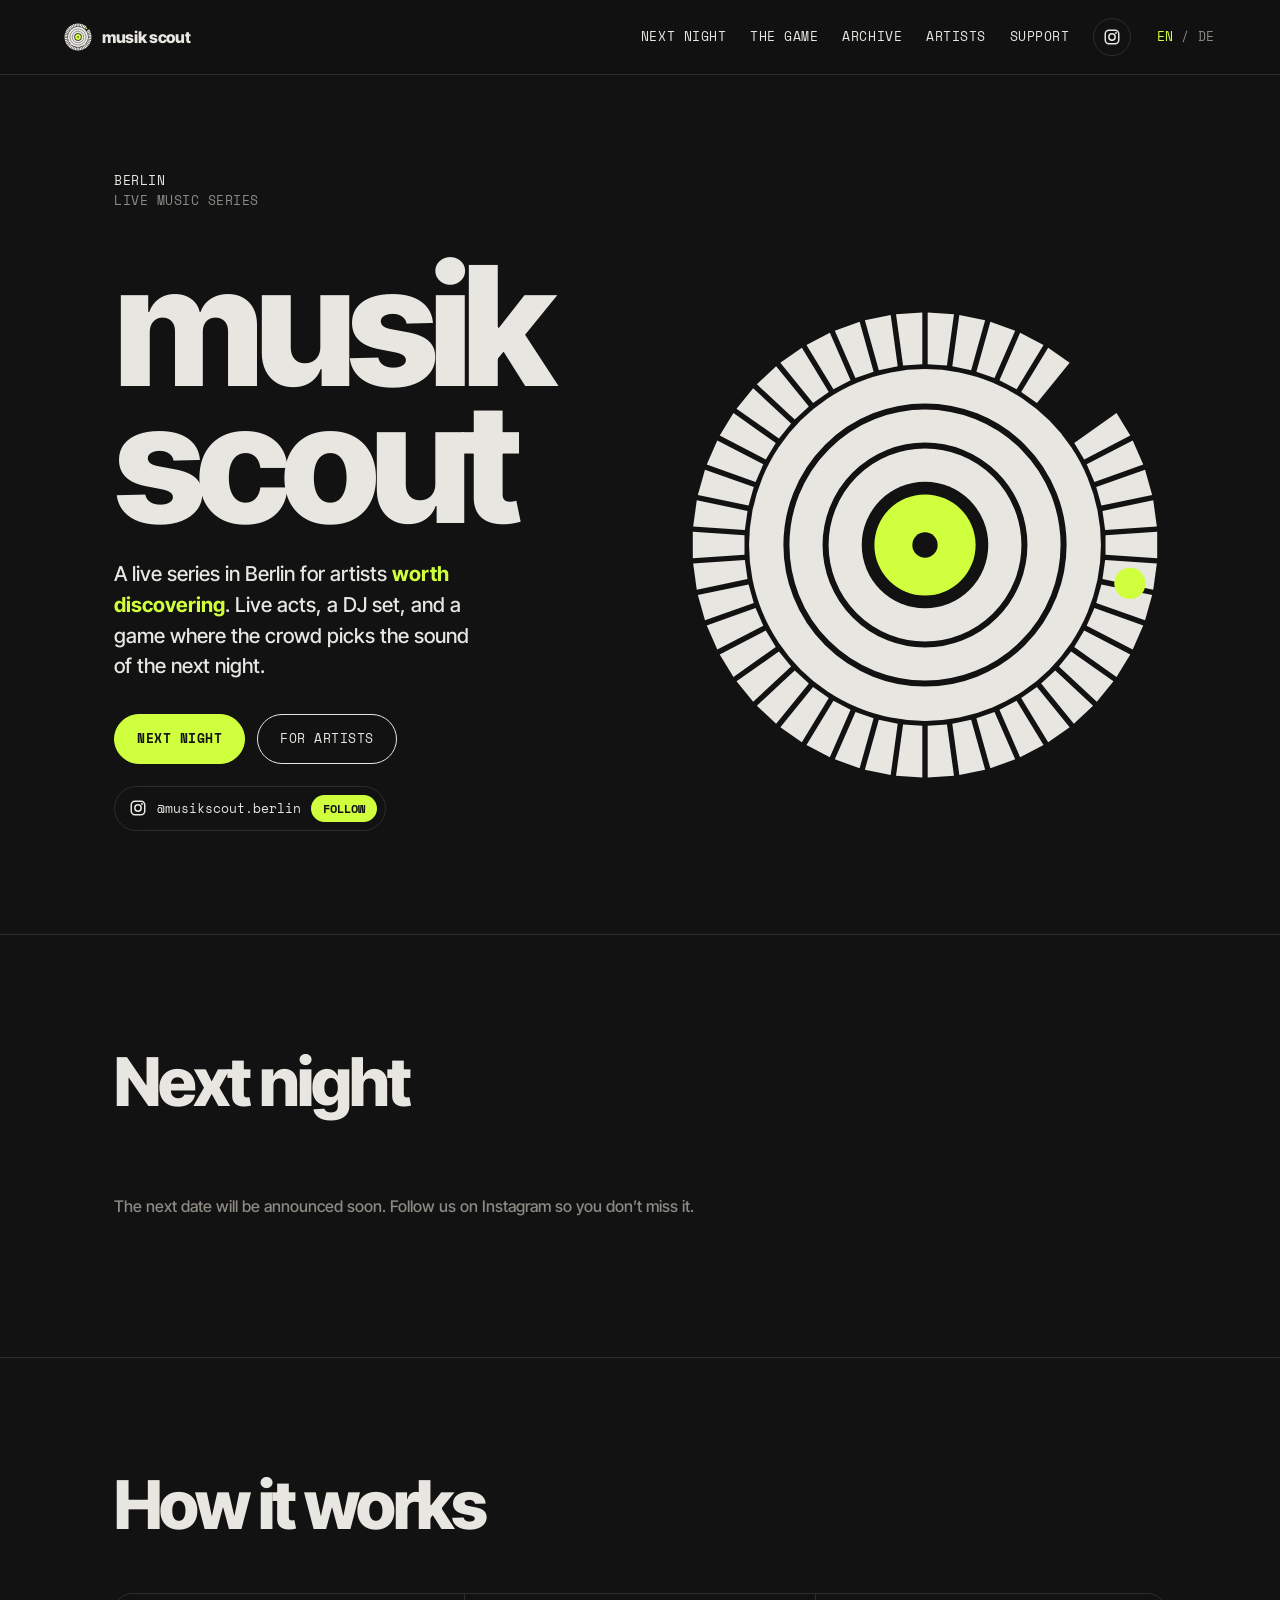
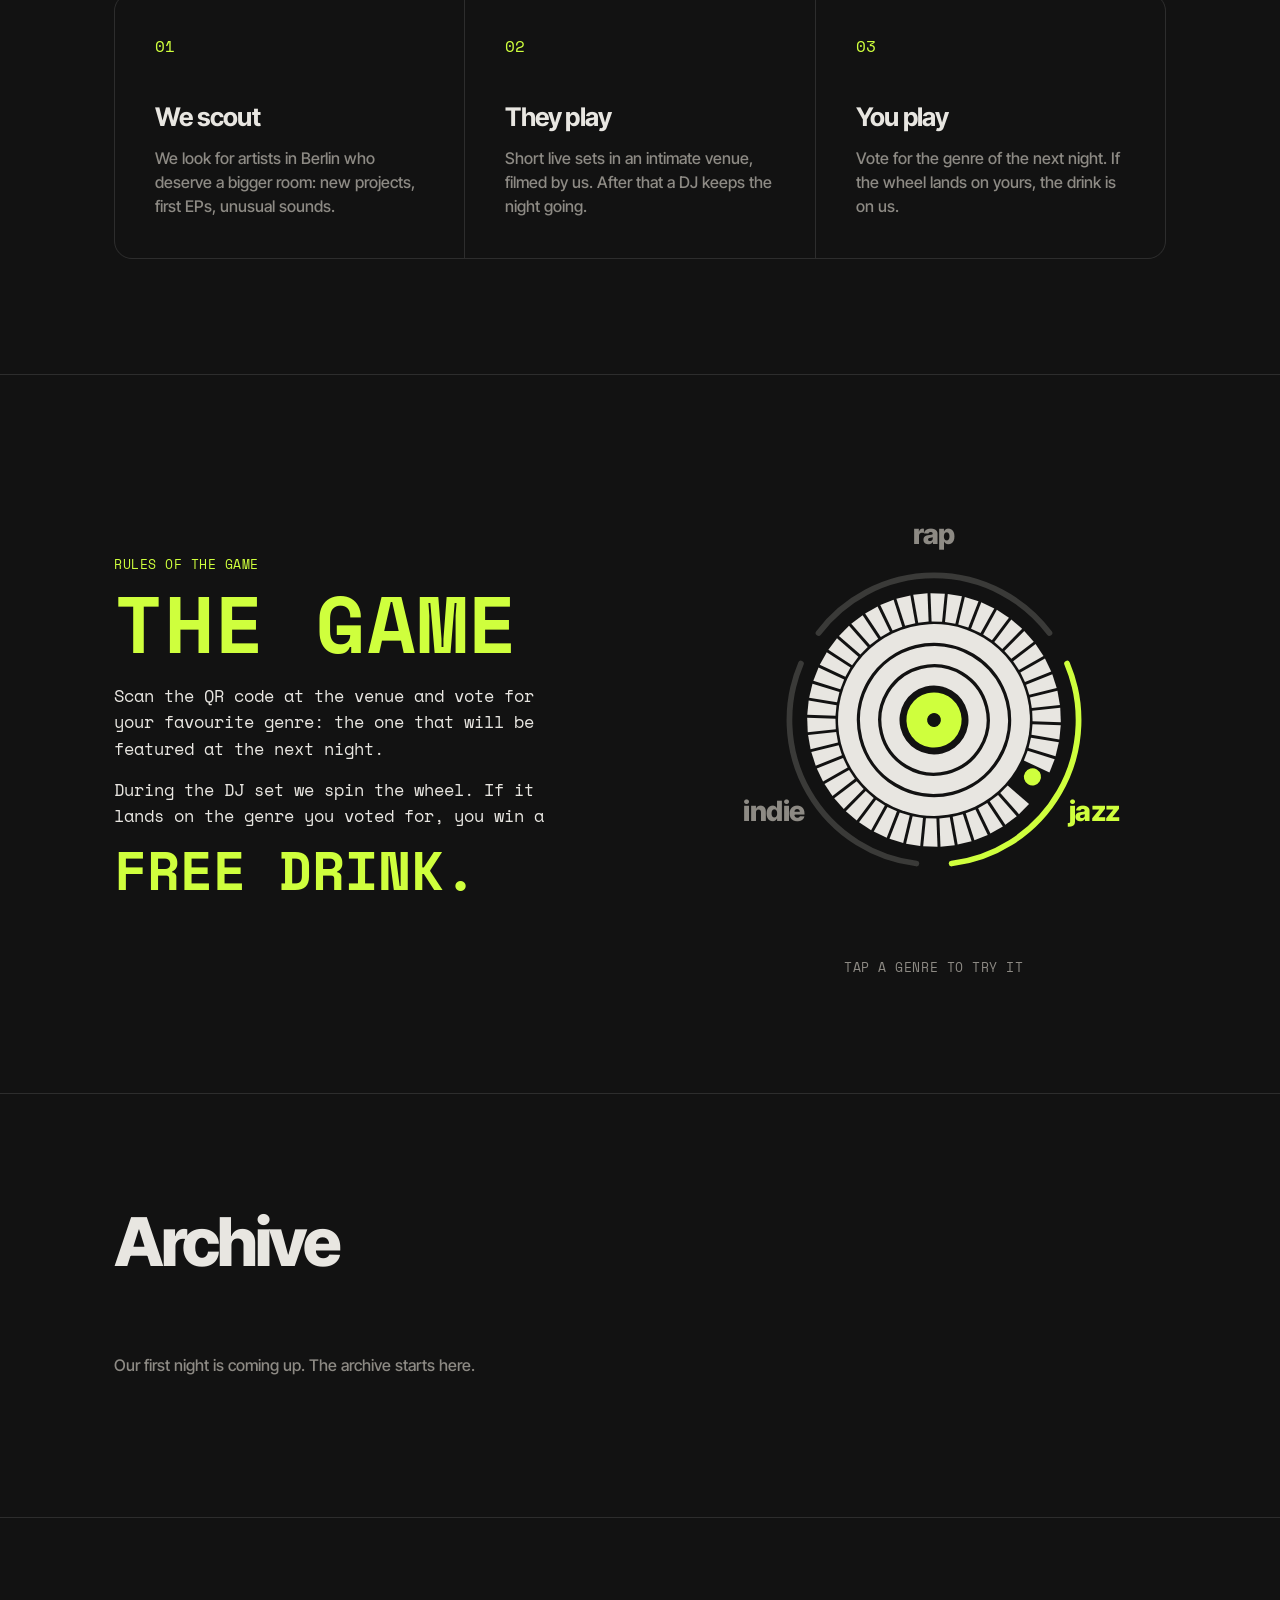
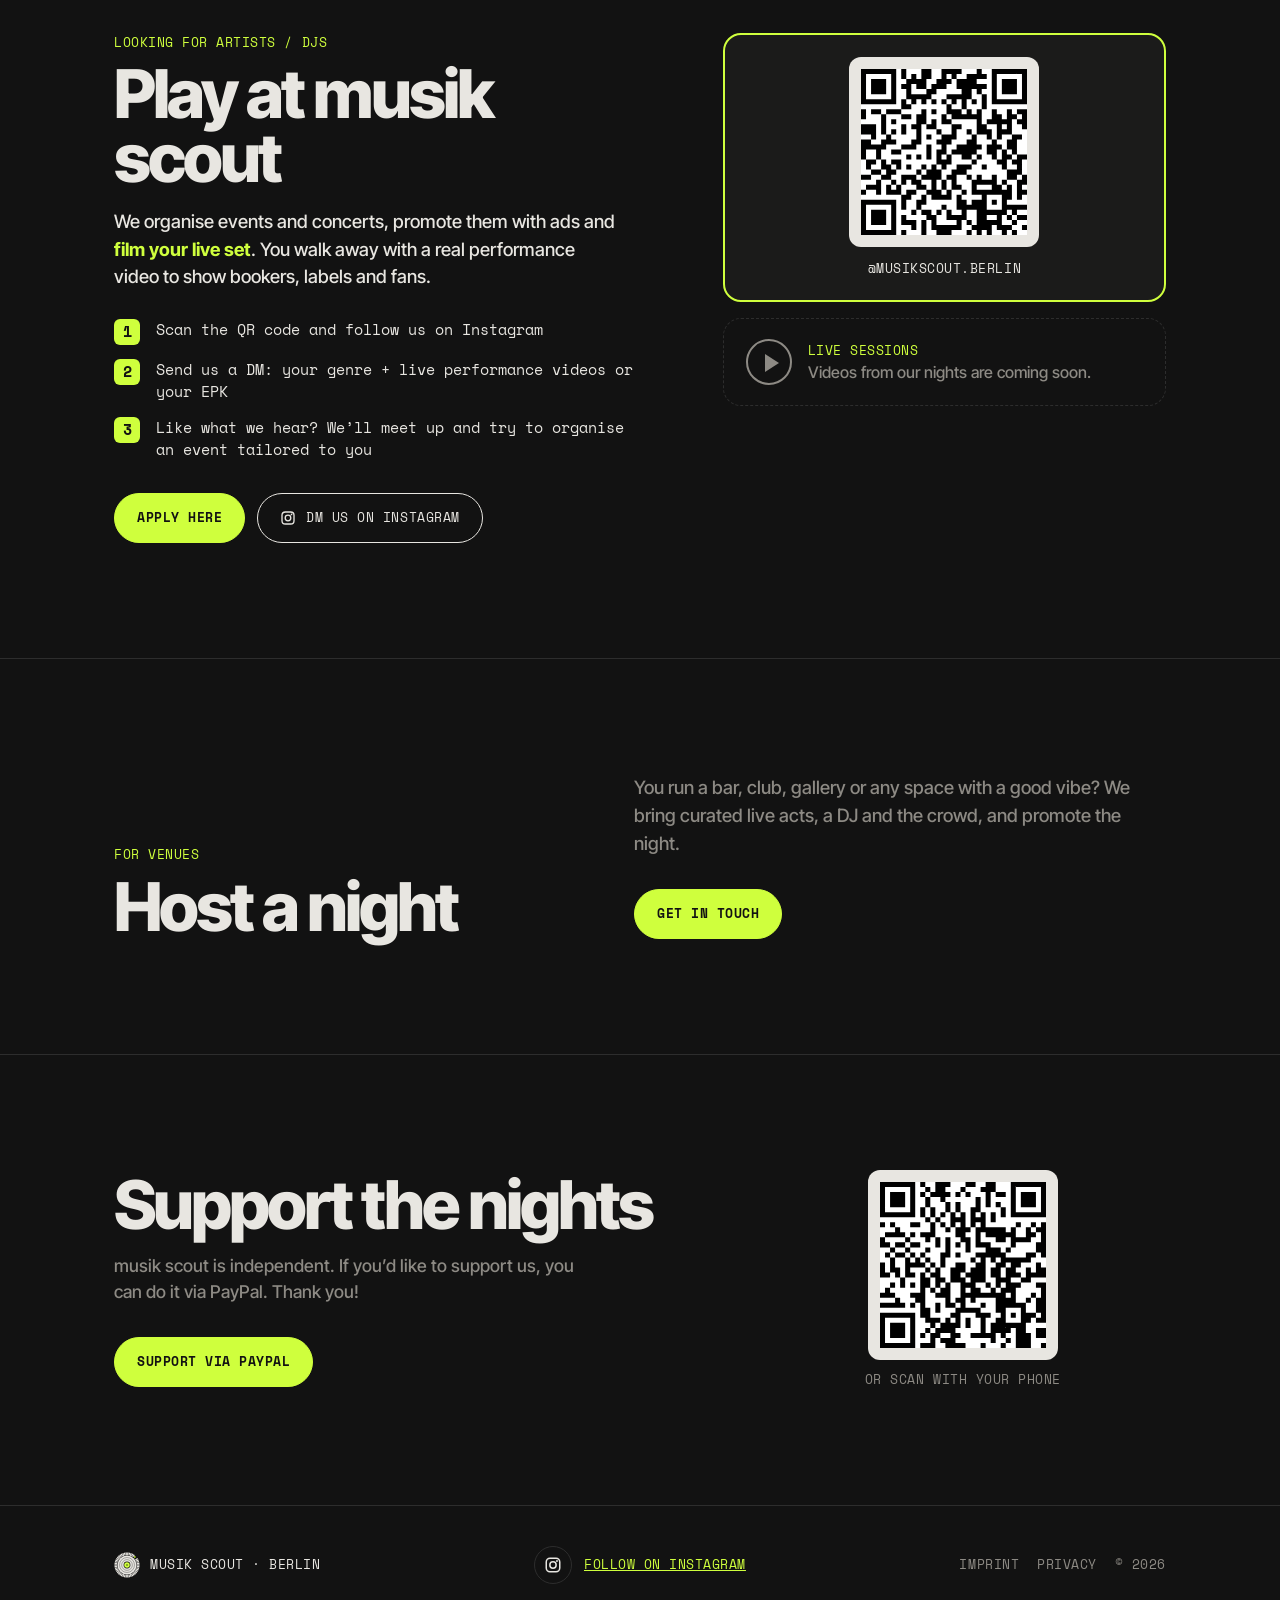
<file: index.html>
<!doctype html>
<html lang="en">
<head>
  <meta charset="utf-8">
  <meta name="viewport" content="width=device-width, initial-scale=1">
  <title>musik scout · Berlin</title>
  <meta name="description" content="musik scout – a live music series in Berlin. Live acts, a DJ set, and a game where the crowd picks the sound of the next night.">
  <meta name="theme-color" content="#121212">
  <meta property="og:title" content="musik scout · Berlin">
  <meta property="og:description" content="Live acts, a DJ set, and a game where the crowd picks the sound of the next night.">
  <meta property="og:image" content="assets/brand/profile.png">
  <link rel="icon" href="assets/logo-static.svg" type="image/svg+xml">
  <link rel="stylesheet" href="assets/style.css">
</head>
<body>

<nav class="nav">
  <a class="brand" href="#top"><img src="assets/logo-static.svg" alt=""> musik scout</a>
  <ul class="mono">
    <li><a href="#next" data-i18n="nav.next">Next night</a></li>
    <li><a href="#game" data-i18n="nav.game">The game</a></li>
    <li><a href="#archive" data-i18n="nav.archive">Archive</a></li>
    <li><a href="#artists" data-i18n="nav.artists">Artists</a></li>
    <li><a href="#support" data-i18n="nav.support">Support</a></li>
    <li class="nav-ig"><a class="icon-btn js-insta" href="#" target="_blank" rel="noopener" aria-label="Instagram"><svg class="ig" viewBox="0 0 24 24" aria-hidden="true"><rect x="3" y="3" width="18" height="18" rx="5" fill="none" stroke="currentColor" stroke-width="2"/><circle cx="12" cy="12" r="4.2" fill="none" stroke="currentColor" stroke-width="2"/><circle cx="17.3" cy="6.7" r="1.3" fill="currentColor"/></svg></a></li>
    <li class="lang"><button data-lang="en">EN</button><span class="dim">/</span><button data-lang="de">DE</button></li>
  </ul>
</nav>

<header class="hero wrap" id="top">
  <div class="hero-meta mono">
    <span>Berlin<br><span class="dim" data-i18n="hero.kicker">Live music series</span></span>
    <span class="lime" id="hero-date" style="text-align:right"></span>
  </div>
  <div class="hero-grid">
    <div>
      <h1 class="wordmark">musik<br>scout</h1>
      <p class="lede" data-i18n="hero.lede"></p>
      <div class="cta-row">
        <a class="btn primary" href="#next" data-i18n="hero.cta">Next night</a>
        <a class="btn" href="#artists" data-i18n="hero.play">For artists</a>
      </div>
      <a class="ig-pill js-insta" href="#" target="_blank" rel="noopener"><svg class="ig" viewBox="0 0 24 24" aria-hidden="true"><rect x="3" y="3" width="18" height="18" rx="5" fill="none" stroke="currentColor" stroke-width="2"/><circle cx="12" cy="12" r="4.2" fill="none" stroke="currentColor" stroke-width="2"/><circle cx="17.3" cy="6.7" r="1.3" fill="currentColor"/></svg><span class="js-handle">@musikscout.berlin</span><span class="ig-follow" data-i18n="insta.follow">Follow</span></a>
    </div>
    <div class="hero-logo" aria-hidden="true"><img src="assets/logo.svg" alt=""></div>
  </div>
</header>

<section id="next">
  <div class="wrap">
    <div class="section-head">
      <h2 data-i18n="next.title">Next night</h2>
      <span class="mono lime" id="next-edition"></span>
    </div>
    <div id="next-event"></div>
  </div>
</section>

<section id="how">
  <div class="wrap">
    <div class="section-head"><h2 data-i18n="how.title">How it works</h2></div>
    <div class="steps">
      <div class="step"><div class="num">01</div><h3 data-i18n="how.1.t"></h3><p data-i18n="how.1.p"></p></div>
      <div class="step"><div class="num">02</div><h3 data-i18n="how.2.t"></h3><p data-i18n="how.2.p"></p></div>
      <div class="step"><div class="num">03</div><h3 data-i18n="how.3.t"></h3><p data-i18n="how.3.p"></p></div>
    </div>
  </div>
</section>

<section id="game">
  <div class="wrap game">
    <div>
      <div class="mono lime">Rules of the game</div>
      <h2 class="game-title" data-i18n="game.title">The game</h2>
      <p data-i18n="game.p1"></p>
      <p><span data-i18n="game.p2"></span> <span class="game-drink" data-i18n="game.drink">free drink.</span></p>
    </div>
    <div class="game-wheel">
      <div id="demo-wheel"></div>
      <div class="mono dim" style="text-align:center;margin-top:8px" data-i18n="game.try"></div>
    </div>
  </div>
</section>

<section id="archive">
  <div class="wrap">
    <div class="section-head"><h2 data-i18n="archive.title">Archive</h2></div>
    <div id="archive-list"></div>
  </div>
</section>

<section id="artists">
  <div class="wrap artists">
    <div>
      <div class="mono lime" data-i18n="artists.kicker">Looking for artists / DJs</div>
      <h2 data-i18n="artists.title">Play at musik scout</h2>
      <p class="artists-p" data-i18n="artists.p"></p>
      <ol class="artist-steps">
        <li><span class="n">1</span><span data-i18n="artists.1"></span></li>
        <li><span class="n">2</span><span data-i18n="artists.2"></span></li>
        <li><span class="n">3</span><span data-i18n="artists.3"></span></li>
      </ol>
      <div class="cta-row">
        <a class="btn primary" href="apply.html?type=artist" data-i18n="artists.apply">Apply here</a>
        <a class="btn js-insta" href="#" target="_blank" rel="noopener"><svg class="ig" viewBox="0 0 24 24" aria-hidden="true"><rect x="3" y="3" width="18" height="18" rx="5" fill="none" stroke="currentColor" stroke-width="2"/><circle cx="12" cy="12" r="4.2" fill="none" stroke="currentColor" stroke-width="2"/><circle cx="17.3" cy="6.7" r="1.3" fill="currentColor"/></svg><span data-i18n="artists.dm">DM us on Instagram</span></a>
      </div>
    </div>
    <div class="artists-side">
      <a class="qr-card js-insta" href="#" target="_blank" rel="noopener">
        <div class="qr" id="qr-insta"></div>
        <div class="mono js-handle">@musikscout.berlin</div>
      </a>
      <div class="video-slot">
        <div class="play" aria-hidden="true"></div>
        <div><div class="mono lime" data-i18n="artists.video.t">Live sessions</div><div class="dim" data-i18n="artists.video.p"></div></div>
      </div>
    </div>
  </div>
</section>

<section id="venues">
  <div class="wrap venues">
    <div>
      <div class="mono lime" data-i18n="venues.kicker">For venues</div>
      <h2 data-i18n="venues.title">Host a night</h2>
    </div>
    <div>
      <p data-i18n="venues.p"></p>
      <div class="cta-row"><a class="btn primary" href="apply.html?type=venue" data-i18n="venues.btn">Get in touch</a></div>
    </div>
  </div>
</section>

<section id="support">
  <div class="wrap support">
    <div>
      <h2 data-i18n="support.title">Support the nights</h2>
      <p data-i18n="support.p"></p>
      <div class="cta-row"><a class="btn primary" id="paypal-link" href="#" target="_blank" rel="noopener" data-i18n="support.btn">Donate with PayPal</a></div>
    </div>
    <div class="support-qr">
      <div class="qr" id="qr-paypal"></div>
      <div class="mono dim" data-i18n="support.scan"></div>
    </div>
  </div>
</section>

<footer>
  <div class="wrap mono foot">
    <div class="foot-brand"><img src="assets/logo-static.svg" alt=""> musik scout · Berlin</div>
    <div class="foot-social">
      <a class="icon-btn js-insta" href="#" target="_blank" rel="noopener" aria-label="Instagram"><svg class="ig" viewBox="0 0 24 24" aria-hidden="true"><rect x="3" y="3" width="18" height="18" rx="5" fill="none" stroke="currentColor" stroke-width="2"/><circle cx="12" cy="12" r="4.2" fill="none" stroke="currentColor" stroke-width="2"/><circle cx="17.3" cy="6.7" r="1.3" fill="currentColor"/></svg></a>
      <a class="lime js-insta" href="#" target="_blank" rel="noopener" data-i18n="foot.follow">Follow on Instagram</a>
    </div>
    <div class="foot-legal"><a href="imprint.html" data-i18n="legal.imprint">Imprint</a><a href="privacy.html" data-i18n="legal.privacy">Privacy</a><span class="dim">© <span id="year"></span></span></div>
  </div>
</footer>

<script src="assets/data.js"></script>
<script src="assets/config.js"></script>
<script src="assets/i18n.js"></script>
<script src="assets/db.js"></script>
<script src="assets/qrcode.js"></script>
<script src="assets/wheel.js"></script>
<script src="assets/app.js"></script>
</body>
</html>
</file>
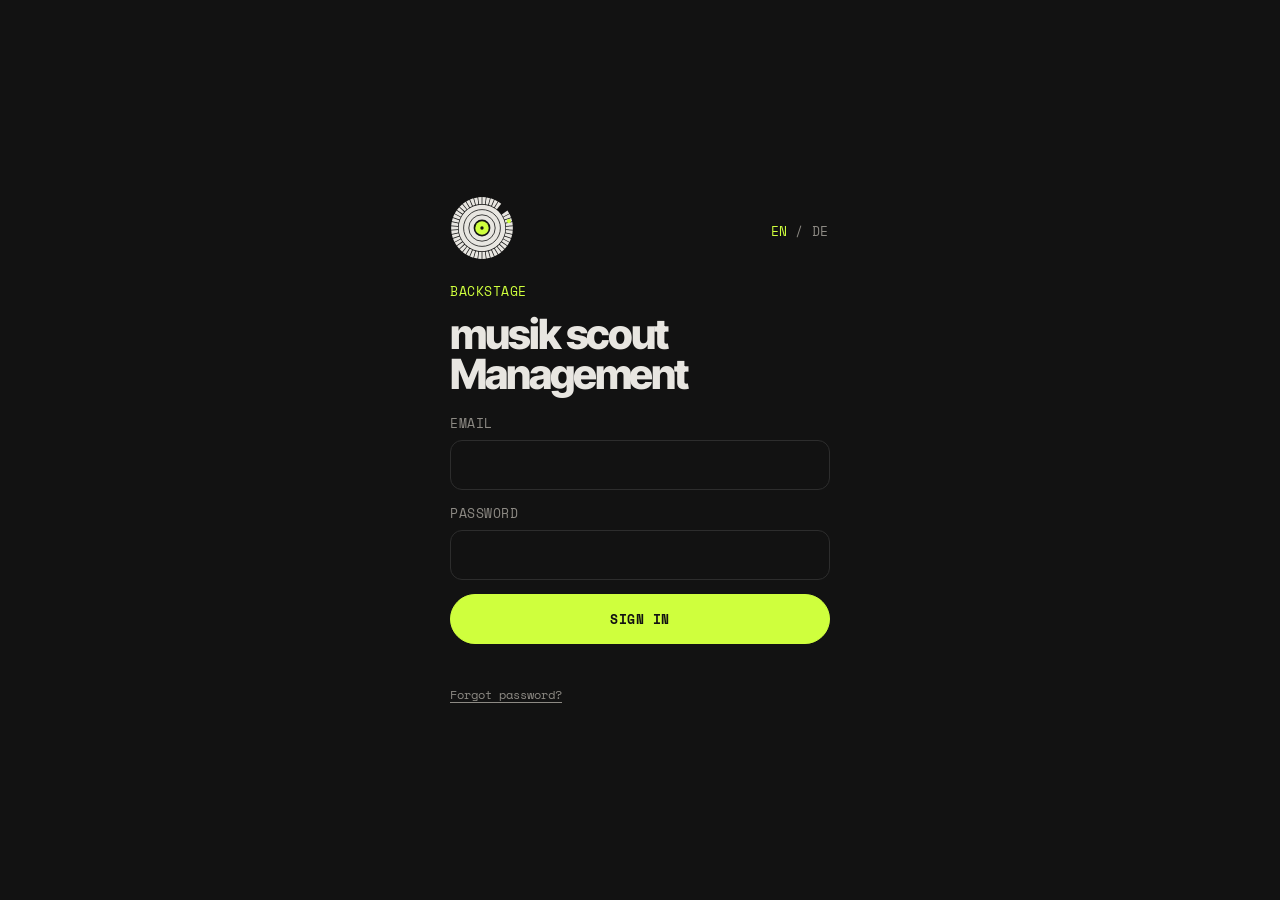
<file: backstage-b0ivr8/index.html>
<!doctype html>
<html lang="en">
<head>
  <meta charset="utf-8">
  <meta name="viewport" content="width=device-width, initial-scale=1">
  <title>Backstage · musik scout</title>
  <meta name="robots" content="noindex, nofollow">
  <meta name="theme-color" content="#121212">
  <link rel="icon" href="../assets/logo-static.svg" type="image/svg+xml">
  <link rel="stylesheet" href="../assets/style.css">
  <link rel="stylesheet" href="admin.css">
</head>
<body class="admin">
  <div id="app"></div>

  <script src="../assets/data.js"></script>
  <script src="../assets/config.js"></script>
  <script src="../assets/db.js"></script>
  <script src="admin.js"></script>
</body>
</html>
</file>
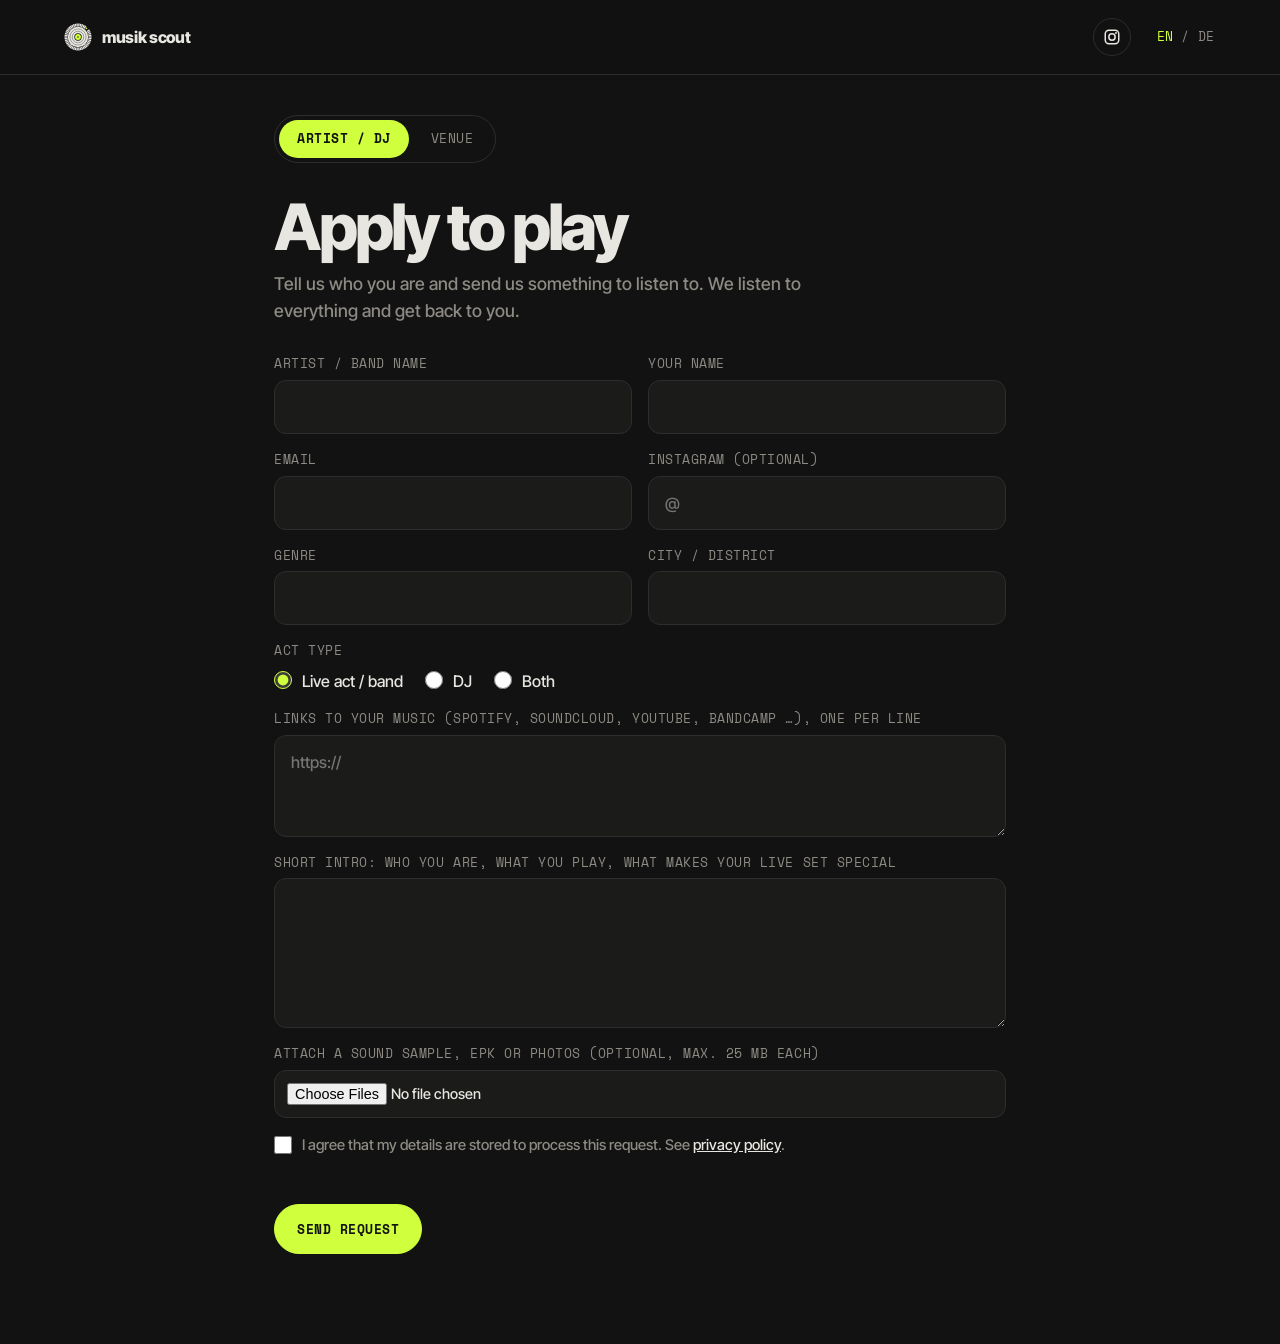
<file: apply.html>
<!doctype html>
<html lang="en">
<head>
  <meta charset="utf-8">
  <meta name="viewport" content="width=device-width, initial-scale=1">
  <title>Get in touch · musik scout</title>
  <meta name="theme-color" content="#121212">
  <link rel="icon" href="assets/logo-static.svg" type="image/svg+xml">
  <link rel="stylesheet" href="assets/style.css">
</head>
<body>
<nav class="nav">
  <a class="brand" href="index.html"><img src="assets/logo-static.svg" alt=""> musik scout</a>
  <ul class="mono">
    <li class="nav-ig"><a class="icon-btn js-insta" href="#" target="_blank" rel="noopener" aria-label="Instagram"><svg class="ig" viewBox="0 0 24 24" aria-hidden="true"><rect x="3" y="3" width="18" height="18" rx="5" fill="none" stroke="currentColor" stroke-width="2"/><circle cx="12" cy="12" r="4.2" fill="none" stroke="currentColor" stroke-width="2"/><circle cx="17.3" cy="6.7" r="1.3" fill="currentColor"/></svg></a></li>
    <li class="lang"><button data-lang="en">EN</button><span class="dim">/</span><button data-lang="de">DE</button></li>
  </ul>
</nav>

<main class="wrap apply-page">
  <div class="apply-tabs mono" role="tablist">
    <a href="?type=artist" data-type="artist" data-i18n="apply.tab.artist">Artist / DJ</a>
    <a href="?type=venue" data-type="venue" data-i18n="apply.tab.venue">Venue</a>
  </div>
  <div id="app"></div>
</main>

<script src="assets/data.js"></script>
<script src="assets/config.js"></script>
<script src="assets/i18n.js"></script>
<script src="assets/db.js"></script>
<script>
(function () {
  const app = document.getElementById("app");
  const MAX = 25 * 1024 * 1024;
  let type = new URLSearchParams(location.search).get("type") === "venue" ? "venue" : "artist";
  let done = false, draft = {};
  const esc = (s) => String(s || "").replace(/[&<>"]/g, (c) => ({ "&": "&amp;", "<": "&lt;", ">": "&gt;", '"': "&quot;" }[c]));
  document.querySelectorAll(".js-insta").forEach((a) => (a.href = MS_DATA.instagram));

  const F = (name, label, attrs = "", tag = "input") => `<label class="field"><span class="mono dim">${label}</span>${
    tag === "textarea" ? `<textarea name="${name}" ${attrs}>${esc(draft[name])}</textarea>` : `<input name="${name}" ${attrs} value="${esc(draft[name])}">`}</label>`;

  function form() {
    const a = type === "artist";
    return `
      <h1 class="apply-title">${t("apply.title." + type)}</h1>
      <p class="apply-lede">${t("apply.lede." + type)}</p>
      <form class="apply-form" id="f" novalidate>
        <div class="grid2">
          ${F("name", t("f.name." + type), 'required maxlength="200"')}
          ${F("contact", t("f.contact"), 'maxlength="200" autocomplete="name"')}
          ${F("email", t("f.email"), 'type="email" required maxlength="200" autocomplete="email"')}
          ${F("instagram", t("f.instagram"), 'placeholder="@" maxlength="100"')}
          ${a ? F("genre", t("f.genre"), 'maxlength="100"') : F("phone", t("f.phone"), 'type="tel" maxlength="50" autocomplete="tel"')}
          ${F("city", a ? t("f.city") : t("f.address"), 'maxlength="200"')}
        </div>
        ${a ? `
          <fieldset class="radio-row"><legend class="mono dim">${t("f.type")}</legend>
            ${["live", "dj", "both"].map((v) => `<label><input type="radio" name="acttype" value="${v}" ${draft.acttype === v || (!draft.acttype && v === "live") ? "checked" : ""}> ${t("f.type." + v)}</label>`).join("")}
          </fieldset>
          ${F("links", t("f.links"), 'rows="3" maxlength="3000" placeholder="https://"', "textarea")}
        ` : `
          <div class="grid2">
            ${F("venuetype", t("f.venuetype"), 'maxlength="100" placeholder="Bar, club, gallery …"')}
            ${F("capacity", t("f.capacity"), 'maxlength="50"')}
            ${F("tech", t("f.tech"), 'maxlength="300"')}
            ${F("dates", t("f.dates"), 'maxlength="300"')}
          </div>
        `}
        ${F("message", t("f.message." + type), 'rows="5" maxlength="5000"', "textarea")}
        <label class="field"><span class="mono dim">${t("f.files." + type)}</span>
          <input type="file" name="files" multiple accept="${a ? "audio/*,.mp3,.wav,.m4a,application/pdf,image/*" : "image/*,application/pdf"}"></label>
        <input class="hp" name="website" tabindex="-1" autocomplete="off" aria-hidden="true">
        <label class="consent"><input type="checkbox" name="consent" required> <span>${t("f.consent")}</span></label>
        <div class="cta-row" style="align-items:center">
          <button class="btn primary" id="send">${t("f.send")}</button>
          <span class="mono err" id="err"></span>
        </div>
      </form>`;
  }

  function render() {
    msApplyI18n();
    document.querySelectorAll(".apply-tabs a").forEach((x) => x.setAttribute("aria-selected", x.dataset.type === type));
    if (done) {
      app.innerHTML = `<div class="notice apply-done"><h2>${t("f.ok.t")}</h2><p>${t("f.ok.p")}</p>
        <div class="cta-row" style="margin-top:18px"><a class="btn primary" href="${esc(MS_DATA.instagram)}" target="_blank" rel="noopener">${t("vote.follow")}</a><a class="btn" href="index.html">${t("vote.site")}</a></div></div>`;
      return;
    }
    app.innerHTML = form();
  }

  // Eingaben beim Sprach-/Tab-Wechsel behalten
  function keep() { const f = document.getElementById("f"); if (!f) return; new FormData(f).forEach((v, k) => { if (typeof v === "string") draft[k] = v; }); }
  document.querySelectorAll(".apply-tabs a").forEach((x) => x.addEventListener("click", (e) => {
    e.preventDefault(); keep(); type = x.dataset.type; done = false; history.replaceState(null, "", "?type=" + type); render();
  }));
  document.addEventListener("ms:lang", () => { keep(); render(); });

  app.addEventListener("submit", async (e) => {
    e.preventDefault();
    const f = e.target, fd = new FormData(f), err = document.getElementById("err"), btn = document.getElementById("send");
    err.textContent = "";
    if (fd.get("website")) { done = true; render(); return; } // Spam-Falle
    if (!f.checkValidity()) { f.reportValidity(); return; }
    const files = [...f.elements.files.files];
    if (files.some((x) => x.size > MAX)) { err.textContent = t("f.toobig"); return; }
    const g = (k) => String(fd.get(k) || "").trim();
    const data = {
      kind: type, name: g("name"), contact: g("contact"), email: g("email"), instagram: g("instagram"),
      city: g("city"), genre: g("genre"), phone: g("phone"), links: g("links"), message: g("message"),
      details: type === "artist" ? { acttype: g("acttype"), lang: msLang() } : { venuetype: g("venuetype"), capacity: g("capacity"), tech: g("tech"), dates: g("dates"), lang: msLang() },
    };
    btn.disabled = true; btn.textContent = t("f.sending");
    try { await MS_DB.submitRequest(data, files); done = true; draft = {}; render(); window.scrollTo({ top: 0, behavior: "smooth" }); }
    catch (x) { console.error(x); btn.disabled = false; btn.textContent = t("f.send"); err.textContent = t("f.err"); }
  });

  render();
})();
</script>
</body>
</html>
</file>
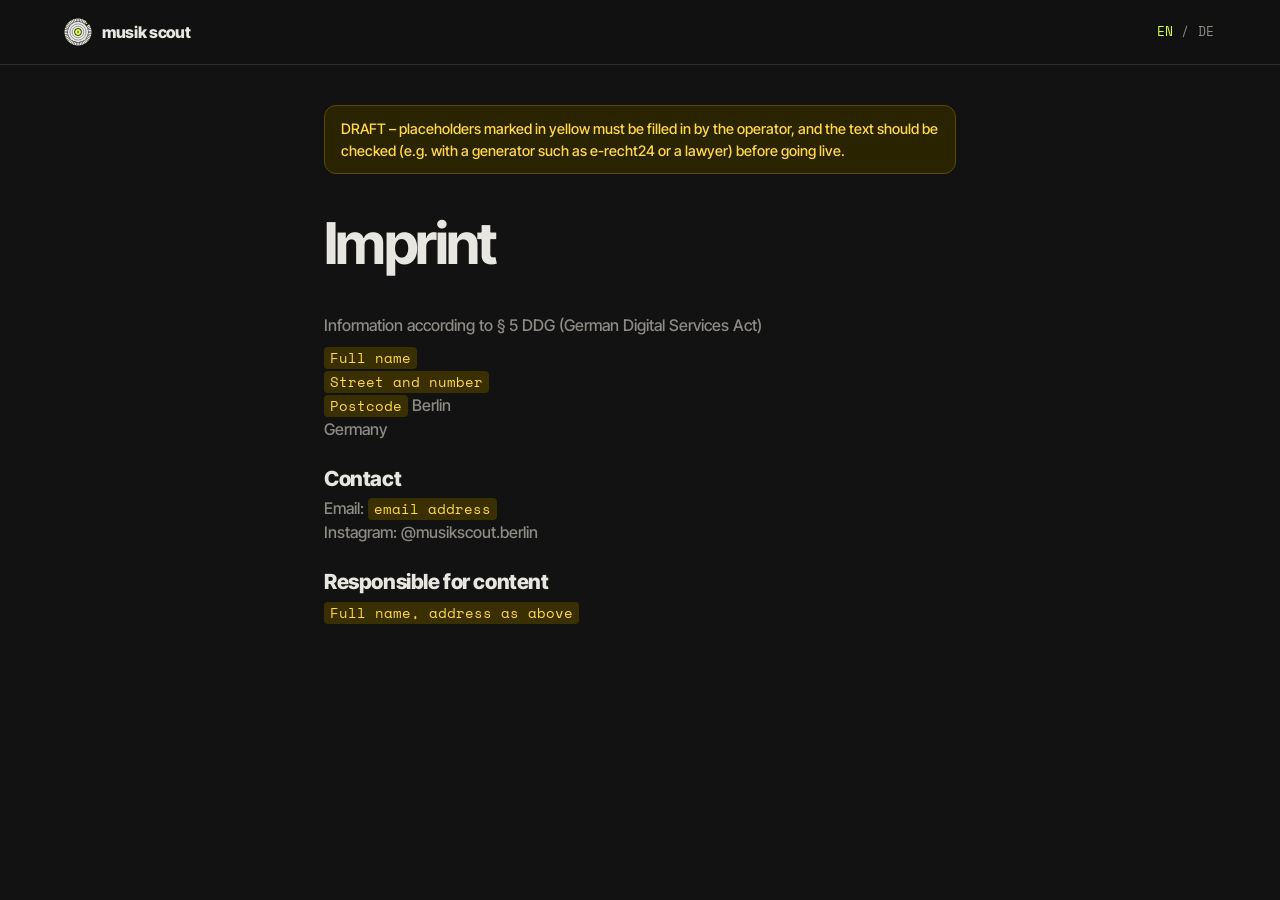
<file: imprint.html>
<!doctype html>
<html lang="en">
<head>
  <meta charset="utf-8">
  <meta name="viewport" content="width=device-width, initial-scale=1">
  <title>Imprint · musik scout</title>
  <meta name="robots" content="noindex">
  <meta name="theme-color" content="#121212">
  <link rel="icon" href="assets/logo-static.svg" type="image/svg+xml">
  <link rel="stylesheet" href="assets/style.css">
  <style>
    .legal { max-width: 760px; padding-top: 40px; padding-bottom: 90px; }
    .legal h1 { font-size: clamp(2.4rem, 6vw, 3.6rem); letter-spacing: -0.045em; margin-bottom: 26px; }
    .legal h2 { font-size: 1.3rem; letter-spacing: -0.02em; margin: 28px 0 8px; }
    .legal p, .legal li { color: var(--ink-dim); margin-bottom: 8px; }
    .legal ul { padding-left: 20px; }
    .legal .todo { background: #3a2f00; color: #ffd84a; padding: 1px 6px; border-radius: 4px; font-family: var(--mono); font-size: .85em; }
    .legal .draft { border: 1px solid #5a4a00; background: #2a2300; color: #ffd84a; padding: 12px 16px; border-radius: 12px; margin-bottom: 26px; font-size: .9rem; }
    [data-only] { display: none; } html[lang=en] [data-only=en], html[lang=de] [data-only=de] { display: block; }
  </style>
</head>
<body>
<nav class="nav">
  <a class="brand" href="index.html"><img src="assets/logo-static.svg" alt=""> musik scout</a>
  <ul class="mono"><li class="lang"><button data-lang="en">EN</button><span class="dim">/</span><button data-lang="de">DE</button></li></ul>
</nav>
<main class="wrap legal">
  <div class="draft">DRAFT – placeholders marked in yellow must be filled in by the operator, and the text should be checked (e.g. with a generator such as e-recht24 or a lawyer) before going live.</div>
  <div data-only="en"><h1>Imprint</h1>
<p>Information according to § 5 DDG (German Digital Services Act)</p>
<p><span class="todo">Full name</span><br><span class="todo">Street and number</span><br><span class="todo">Postcode</span> Berlin<br>Germany</p>
<h2>Contact</h2><p>Email: <span class="todo">email address</span><br>Instagram: @musikscout.berlin</p>
<h2>Responsible for content</h2><p><span class="todo">Full name, address as above</span></p></div>
  <div data-only="de"><h1>Impressum</h1>
<p>Angaben gemäß § 5 DDG</p>
<p><span class="todo">Vor- und Nachname</span><br><span class="todo">Straße und Hausnummer</span><br><span class="todo">PLZ</span> Berlin<br>Deutschland</p>
<h2>Kontakt</h2><p>E-Mail: <span class="todo">E-Mail-Adresse</span><br>Instagram: @musikscout.berlin</p>
<h2>Verantwortlich für den Inhalt nach § 18 Abs. 2 MStV</h2><p><span class="todo">Vor- und Nachname, Anschrift wie oben</span></p></div>
</main>
<script src="assets/i18n.js"></script>
<script>msApplyI18n(); document.addEventListener("ms:lang", msApplyI18n);</script>
</body>
</html>
</file>
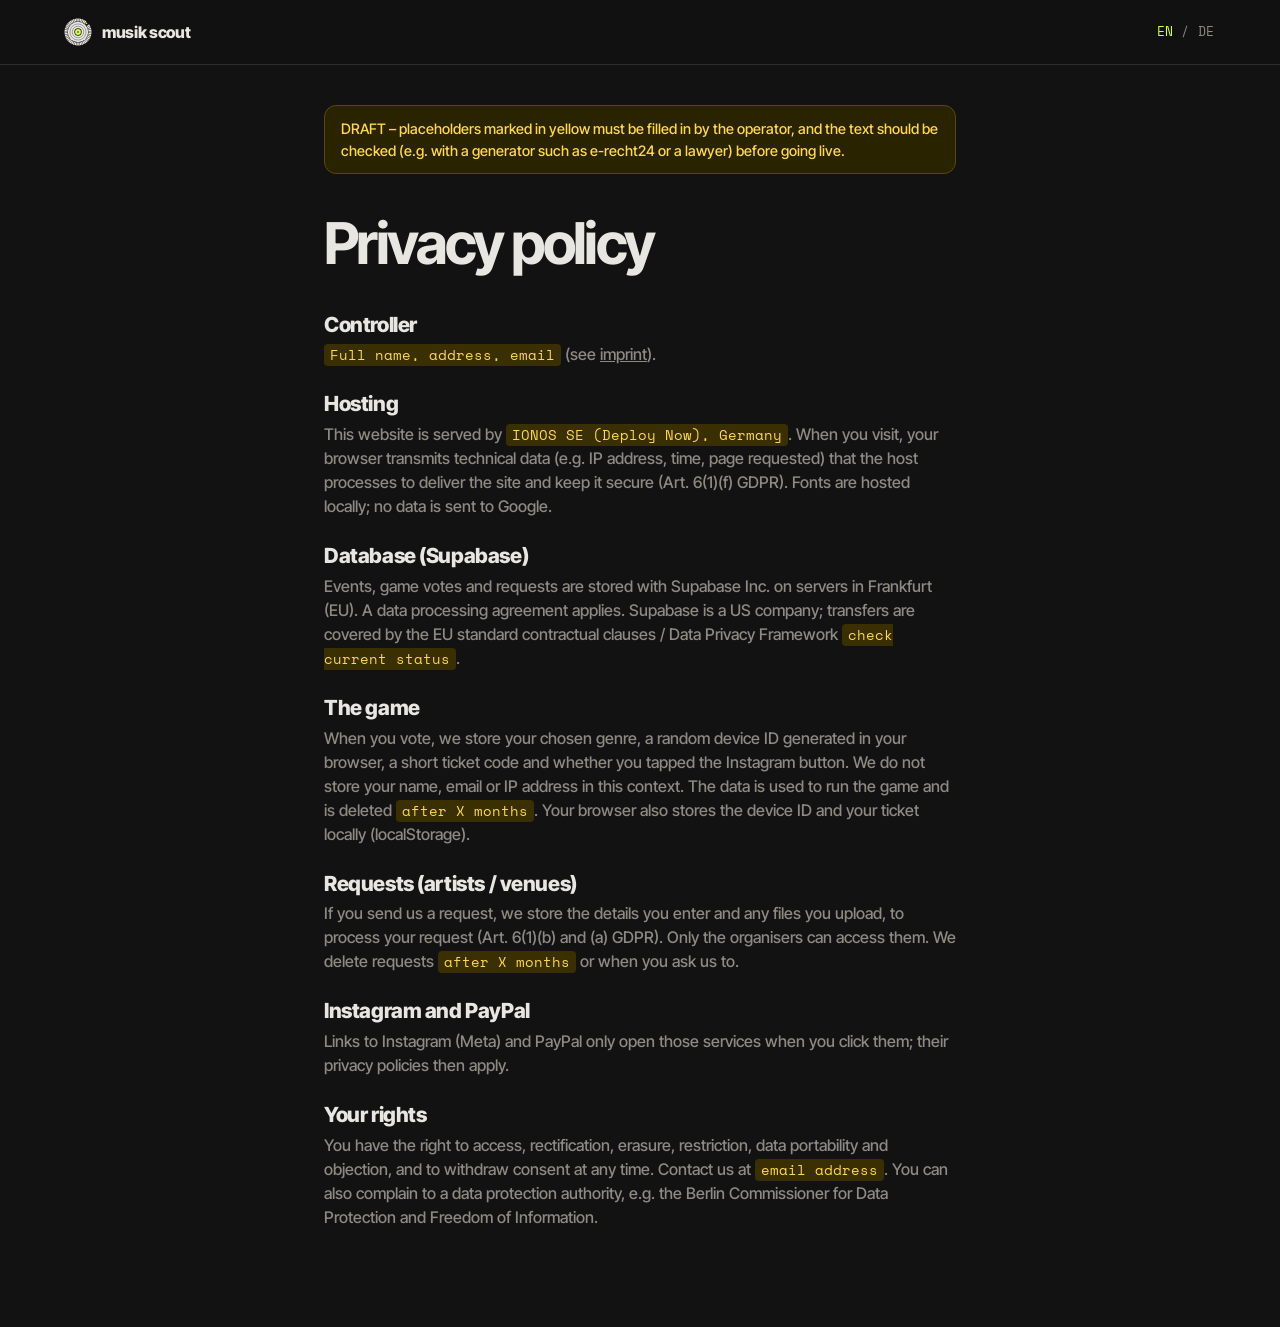
<file: privacy.html>
<!doctype html>
<html lang="en">
<head>
  <meta charset="utf-8">
  <meta name="viewport" content="width=device-width, initial-scale=1">
  <title>Privacy · musik scout</title>
  <meta name="robots" content="noindex">
  <meta name="theme-color" content="#121212">
  <link rel="icon" href="assets/logo-static.svg" type="image/svg+xml">
  <link rel="stylesheet" href="assets/style.css">
  <style>
    .legal { max-width: 760px; padding-top: 40px; padding-bottom: 90px; }
    .legal h1 { font-size: clamp(2.4rem, 6vw, 3.6rem); letter-spacing: -0.045em; margin-bottom: 26px; }
    .legal h2 { font-size: 1.3rem; letter-spacing: -0.02em; margin: 28px 0 8px; }
    .legal p, .legal li { color: var(--ink-dim); margin-bottom: 8px; }
    .legal ul { padding-left: 20px; }
    .legal .todo { background: #3a2f00; color: #ffd84a; padding: 1px 6px; border-radius: 4px; font-family: var(--mono); font-size: .85em; }
    .legal .draft { border: 1px solid #5a4a00; background: #2a2300; color: #ffd84a; padding: 12px 16px; border-radius: 12px; margin-bottom: 26px; font-size: .9rem; }
    [data-only] { display: none; } html[lang=en] [data-only=en], html[lang=de] [data-only=de] { display: block; }
  </style>
</head>
<body>
<nav class="nav">
  <a class="brand" href="index.html"><img src="assets/logo-static.svg" alt=""> musik scout</a>
  <ul class="mono"><li class="lang"><button data-lang="en">EN</button><span class="dim">/</span><button data-lang="de">DE</button></li></ul>
</nav>
<main class="wrap legal">
  <div class="draft">DRAFT – placeholders marked in yellow must be filled in by the operator, and the text should be checked (e.g. with a generator such as e-recht24 or a lawyer) before going live.</div>
  <div data-only="en"><h1>Privacy policy</h1>
<h2>Controller</h2><p><span class="todo">Full name, address, email</span> (see <a href="imprint.html">imprint</a>).</p>
<h2>Hosting</h2><p>This website is served by <span class="todo">IONOS SE (Deploy Now), Germany</span>. When you visit, your browser transmits technical data (e.g. IP address, time, page requested) that the host processes to deliver the site and keep it secure (Art. 6(1)(f) GDPR). Fonts are hosted locally; no data is sent to Google.</p>
<h2>Database (Supabase)</h2><p>Events, game votes and requests are stored with Supabase Inc. on servers in Frankfurt (EU). A data processing agreement applies. Supabase is a US company; transfers are covered by the EU standard contractual clauses / Data Privacy Framework <span class="todo">check current status</span>.</p>
<h2>The game</h2><p>When you vote, we store your chosen genre, a random device ID generated in your browser, a short ticket code and whether you tapped the Instagram button. We do not store your name, email or IP address in this context. The data is used to run the game and is deleted <span class="todo">after X months</span>. Your browser also stores the device ID and your ticket locally (localStorage).</p>
<h2>Requests (artists / venues)</h2><p>If you send us a request, we store the details you enter and any files you upload, to process your request (Art. 6(1)(b) and (a) GDPR). Only the organisers can access them. We delete requests <span class="todo">after X months</span> or when you ask us to.</p>
<h2>Instagram and PayPal</h2><p>Links to Instagram (Meta) and PayPal only open those services when you click them; their privacy policies then apply.</p>
<h2>Your rights</h2><p>You have the right to access, rectification, erasure, restriction, data portability and objection, and to withdraw consent at any time. Contact us at <span class="todo">email address</span>. You can also complain to a data protection authority, e.g. the Berlin Commissioner for Data Protection and Freedom of Information.</p></div>
  <div data-only="de"><h1>Datenschutzerklärung</h1>
<h2>Verantwortlich</h2><p><span class="todo">Name, Anschrift, E-Mail</span> (siehe <a href="imprint.html">Impressum</a>).</p>
<h2>Hosting</h2><p>Diese Website wird über <span class="todo">IONOS SE (Deploy Now), Deutschland</span> bereitgestellt. Beim Aufruf übermittelt dein Browser technische Daten (z. B. IP-Adresse, Uhrzeit, aufgerufene Seite), die der Hoster verarbeitet, um die Seite auszuliefern und abzusichern (Art. 6 Abs. 1 lit. f DSGVO). Schriften werden lokal eingebunden, es werden keine Daten an Google übertragen.</p>
<h2>Datenbank (Supabase)</h2><p>Events, Stimmen aus dem Spiel und Anfragen werden bei Supabase Inc. auf Servern in Frankfurt (EU) gespeichert. Es besteht ein Auftragsverarbeitungsvertrag. Supabase ist ein US-Unternehmen; Übermittlungen sind über EU-Standardvertragsklauseln / Data Privacy Framework abgesichert <span class="todo">aktuellen Stand prüfen</span>.</p>
<h2>Das Spiel</h2><p>Beim Abstimmen speichern wir das gewählte Genre, eine zufällige Geräte-ID aus deinem Browser, einen kurzen Ticket-Code und ob du auf den Instagram-Button getippt hast. Name, E-Mail oder IP-Adresse speichern wir dabei nicht. Die Daten dienen nur der Durchführung des Spiels und werden <span class="todo">nach X Monaten</span> gelöscht. Dein Browser speichert die Geräte-ID und dein Ticket zusätzlich lokal (localStorage).</p>
<h2>Anfragen (Künstler:innen / Locations)</h2><p>Wenn du uns eine Anfrage schickst, speichern wir deine Angaben und hochgeladene Dateien, um die Anfrage zu bearbeiten (Art. 6 Abs. 1 lit. b und a DSGVO). Zugriff haben nur die Veranstalter. Wir löschen Anfragen <span class="todo">nach X Monaten</span> oder auf Wunsch.</p>
<h2>Instagram und PayPal</h2><p>Links zu Instagram (Meta) und PayPal öffnen diese Dienste erst beim Anklicken; dann gelten deren Datenschutzerklärungen.</p>
<h2>Deine Rechte</h2><p>Du hast das Recht auf Auskunft, Berichtigung, Löschung, Einschränkung, Datenübertragbarkeit und Widerspruch sowie auf Widerruf einer Einwilligung. Schreib uns an <span class="todo">E-Mail-Adresse</span>. Außerdem kannst du dich bei einer Aufsichtsbehörde beschweren, z. B. bei der Berliner Beauftragten für Datenschutz und Informationsfreiheit.</p></div>
</main>
<script src="assets/i18n.js"></script>
<script>msApplyI18n(); document.addEventListener("ms:lang", msApplyI18n);</script>
</body>
</html>
</file>
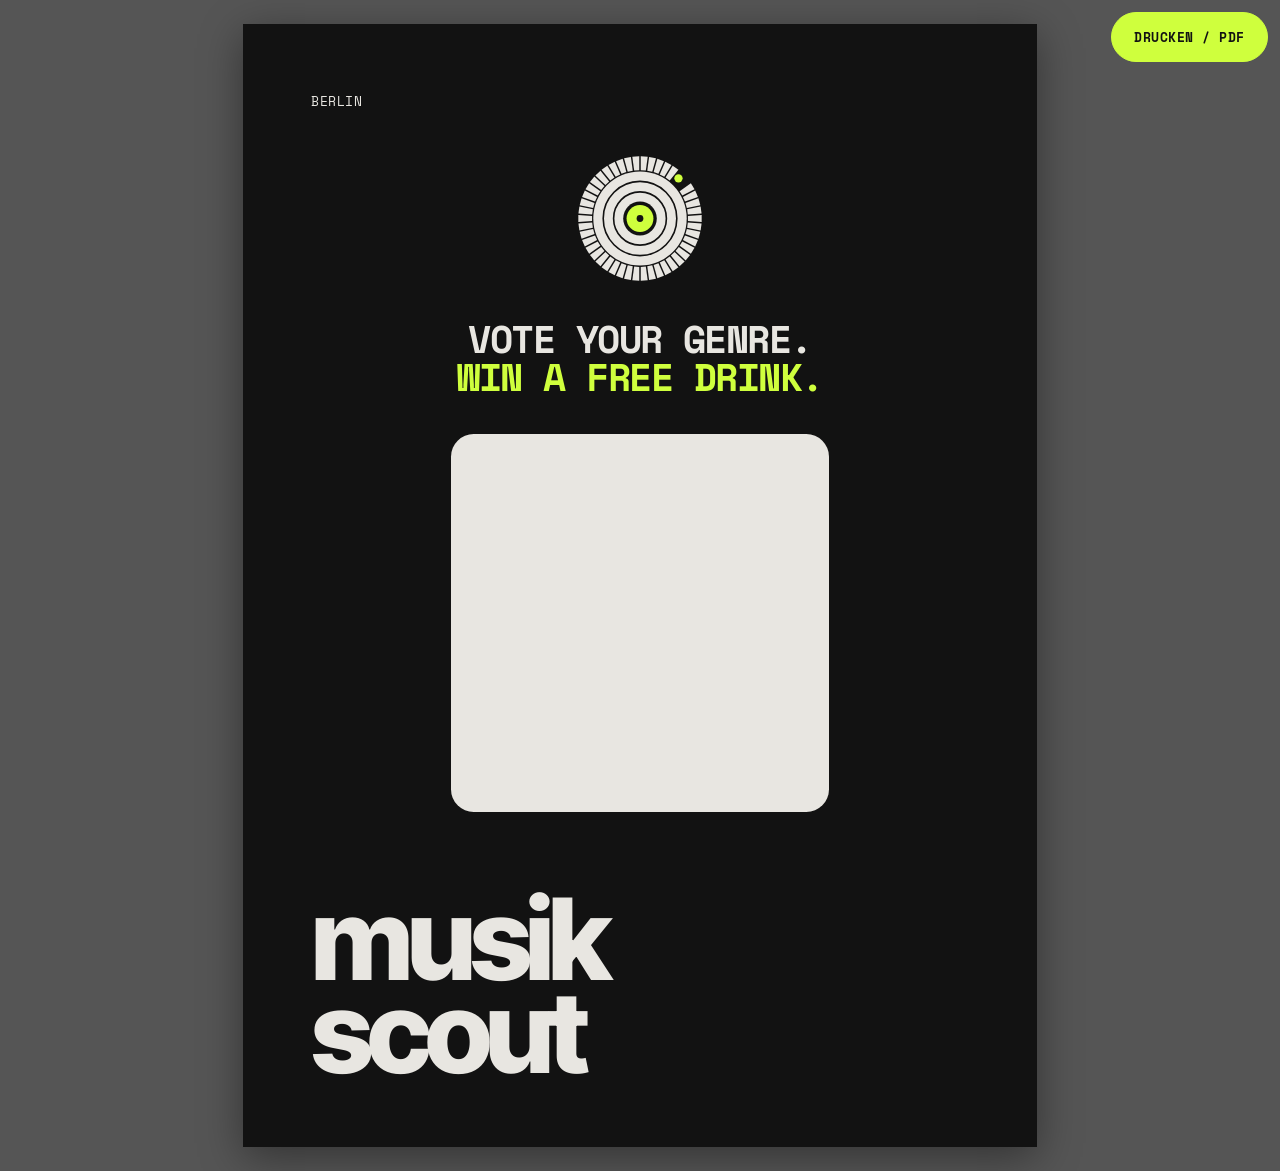
<file: qr.html>
<!doctype html>
<html lang="en">
<head>
  <meta charset="utf-8">
  <meta name="viewport" content="width=device-width, initial-scale=1">
  <title>QR · musik scout</title>
  <meta name="robots" content="noindex">
  <link rel="icon" href="assets/logo-static.svg" type="image/svg+xml">
  <link rel="stylesheet" href="assets/style.css">
  <style>
    @page { size: A4; margin: 0; }
    body { background: #555; }
    .sheet { width: 210mm; height: 297mm; margin: 24px auto; background: var(--bg); color: var(--ink); padding: 18mm; display: grid; grid-template-rows: auto 1fr auto; box-shadow: 0 10px 40px rgba(0,0,0,.4); }
    .sheet .top { display: flex; justify-content: space-between; }
    .sheet .mid { display: grid; align-content: center; justify-items: center; gap: 10mm; text-align: center; }
    .sheet h1 { font-size: 30mm; font-weight: 800; letter-spacing: -0.055em; line-height: .82; }
    .sheet .ask { font-family: var(--mono); text-transform: uppercase; font-size: 10mm; font-weight: 800; letter-spacing: -0.04em; line-height: 1; }
    .sheet .qrbig { background: var(--ink); padding: 6mm; border-radius: 6mm; width: 100mm; height: 100mm; }
    .sheet .qrbig svg { width: 100%; height: 100%; }
    .sheet .bottom { display: flex; justify-content: space-between; align-items: flex-end; }
    .toolbar { position: fixed; top: 12px; right: 12px; display: flex; gap: 8px; }
    @media print {
      body { background: none; } .toolbar { display: none; }
      .sheet { margin: 0; box-shadow: none; -webkit-print-color-adjust: exact; print-color-adjust: exact; }
    }
  </style>
</head>
<body>
  <div class="toolbar"><button class="btn primary" onclick="print()">Drucken / PDF</button></div>
  <div class="sheet">
    <div class="top mono"><span id="venue">Berlin</span><span class="lime" id="date"></span></div>
    <div class="mid">
      <img src="assets/logo-static.svg" alt="" style="width:34mm">
      <div class="ask">Vote your genre.<br><span class="lime">Win a free drink.</span></div>
      <div class="qrbig" id="qr"></div>
      <div class="mono" id="acts" style="font-size:4.2mm"></div>
    </div>
    <div class="bottom">
      <h1>musik<br>scout</h1>
      <div class="mono dim" id="url" style="text-align:right;font-size:3mm"></div>
    </div>
  </div>

  <script src="assets/data.js"></script>
  <script src="assets/config.js"></script>
  <script src="assets/i18n.js"></script>
  <script src="assets/db.js"></script>
  <script src="assets/qrcode.js"></script>
  <script>
  (async function () {
    const ev = await MS_DB.currentEvent().catch(() => null);
    if (!ev) return;
    const url = new URL("vote.html?e=" + encodeURIComponent(ev.id), location.href).href;
    document.getElementById("venue").innerHTML = "Berlin<br>" + ev.venue;
    document.getElementById("date").innerHTML = ev.weekday + "<br>" + ev.date.split("-").reverse().join(".");
    document.getElementById("acts").textContent = ev.genres.join("  ·  ").toUpperCase();
    document.getElementById("url").textContent = url.replace(/^https?:\/\//, "");
    const q = qrcode(0, "M"); q.addData(url); q.make();
    document.getElementById("qr").innerHTML = q.createSvgTag({ cellSize: 4, margin: 0, scalable: true });
  })();
  </script>
</body>
</html>
</file>
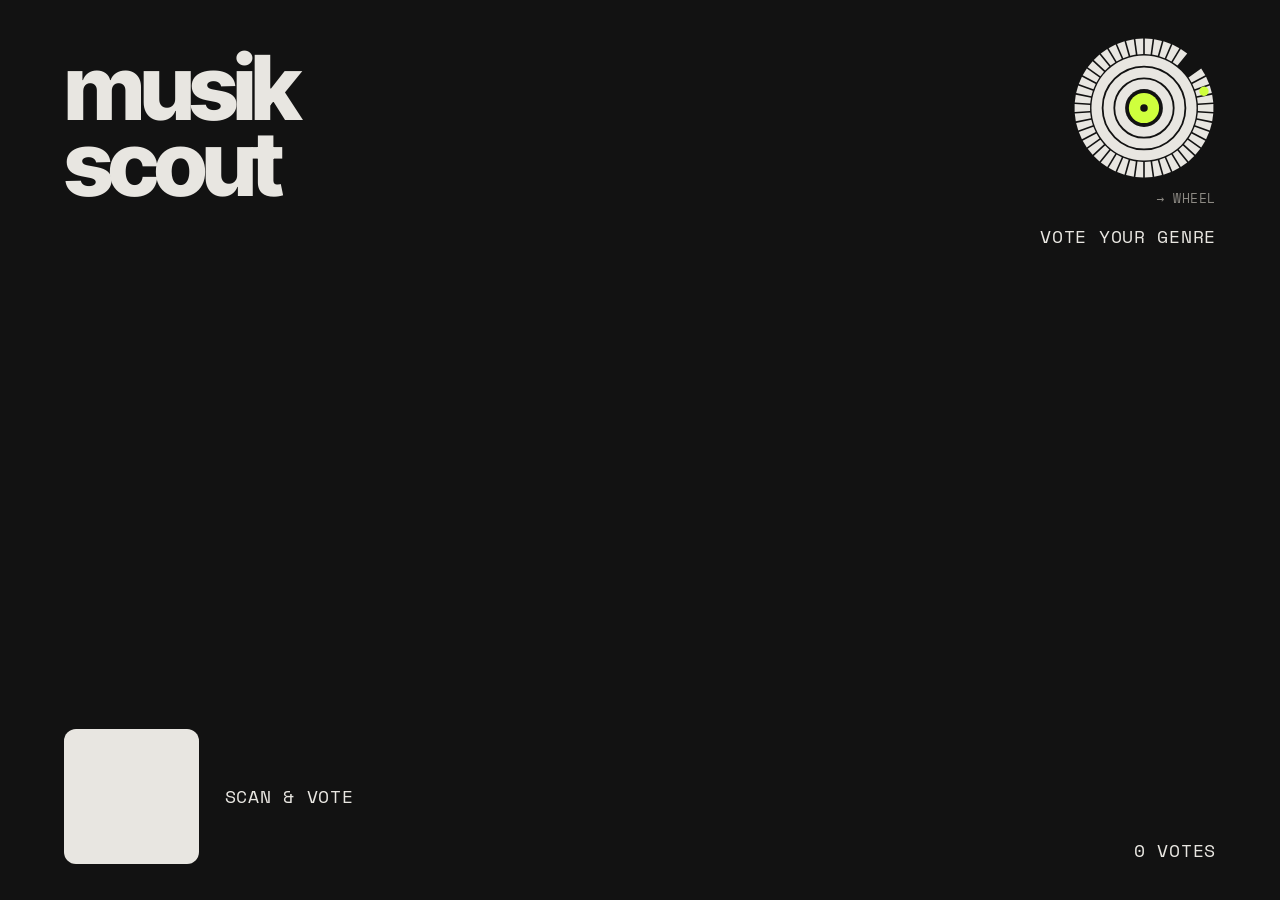
<file: results.html>
<!doctype html>
<html lang="en">
<head>
  <meta charset="utf-8">
  <meta name="viewport" content="width=device-width, initial-scale=1">
  <title>Vote your genre · musik scout</title>
  <meta name="robots" content="noindex">
  <link rel="icon" href="assets/logo-static.svg" type="image/svg+xml">
  <link rel="stylesheet" href="assets/style.css">
</head>
<!-- Für den Beamer/Screen am Abend. ?e=YYYY-MM-DD wählt das Event, ?hide=1 versteckt die Zahlen bis zur Auflösung. -->
<body class="results-page">
  <div class="results-top">
    <div>
      <div class="mono lime" id="meta" style="font-size:1.3vw;margin-bottom:1.5vh"></div>
      <h1>musik<br>scout</h1>
    </div>
    <div style="text-align:right">
      <img src="assets/logo.svg" alt="" style="width:16vh;margin-left:auto">
      <a class="mono dim" id="to-spin" href="#" style="font-size:1vw;display:inline-block;margin-top:1vh;text-decoration:none">→ wheel</a>
      <div class="mono" style="font-size:1.4vw;margin-top:1.5vh" data-i18n="res.title"></div>
    </div>
  </div>
  <div class="results-bars" id="bars"></div>
  <div class="results-foot">
    <div class="qr-box">
      <div class="qr" id="qr"></div>
      <div class="mono"><span data-i18n="res.scan"></span><br><span class="dim" id="url"></span></div>
    </div>
    <div class="mono"><span id="total">0</span> <span data-i18n="res.votes"></span></div>
  </div>

  <script src="assets/data.js"></script>
  <script src="assets/config.js"></script>
  <script src="assets/i18n.js"></script>
  <script src="assets/db.js"></script>
  <script src="assets/qrcode.js"></script>
  <script>
  (async function () {
    const V = window.MS_DB;
    let ev = null; try { ev = await V.currentEvent(); } catch (e) {}
    const hide = new URLSearchParams(location.search).get("hide") === "1";
    const esc = (s) => String(s).replace(/[&<>"]/g, (c) => ({ "&": "&amp;", "<": "&lt;", ">": "&gt;", '"': "&quot;" }[c]));
    msApplyI18n();
    if (!ev) return;

    document.getElementById("meta").textContent = `${ev.weekday} ${ev.date.split("-").reverse().join(".")} · ${ev.venue}`;
    const voteUrl = new URL("vote.html?e=" + ev.id, location.href).href;
    document.getElementById("url").textContent = voteUrl.replace(/^https?:\/\//, "");
    const qr = qrcode(0, "M"); qr.addData(voteUrl); qr.make();
    document.getElementById("to-spin").href = "spin.html?e=" + encodeURIComponent(ev.id);
    document.getElementById("qr").innerHTML = qr.createSvgTag({ cellSize: 4, margin: 0, scalable: true });

    const bars = document.getElementById("bars");
    bars.innerHTML = ev.genres.map((g, i) => `<div class="bar-row" data-i="${i}"><div class="name genre">${esc(g)}</div><div class="bar-track"><div class="bar-fill"></div></div><div class="pct">–</div></div>`).join("");

    async function tick() {
      let r = {};
      try { r = await V.results(ev); } catch (e) { return; }
      const total = ev.genres.reduce((s, g) => s + (r[g] || 0), 0);
      const max = Math.max(0, ...ev.genres.map((g) => r[g] || 0));
      document.getElementById("total").textContent = total;
      ev.genres.forEach((g, i) => {
        const n = r[g] || 0, row = bars.children[i];
        const pct = total ? Math.round((n / total) * 100) : 0;
        row.querySelector(".bar-fill").style.width = hide ? "0%" : (total ? (n / max) * 100 : 0) + "%";
        row.querySelector(".pct").textContent = hide ? "?" : pct + "%";
        row.classList.toggle("lead", !hide && n > 0 && n === max);
      });
    }
    tick();
    setInterval(tick, 4000);
    window.addEventListener("storage", tick); // Demo-Modus: aktualisiert sofort, wenn im selben Browser abgestimmt wird
    document.addEventListener("ms:lang", msApplyI18n);
  })();
  </script>
</body>
</html>
</file>
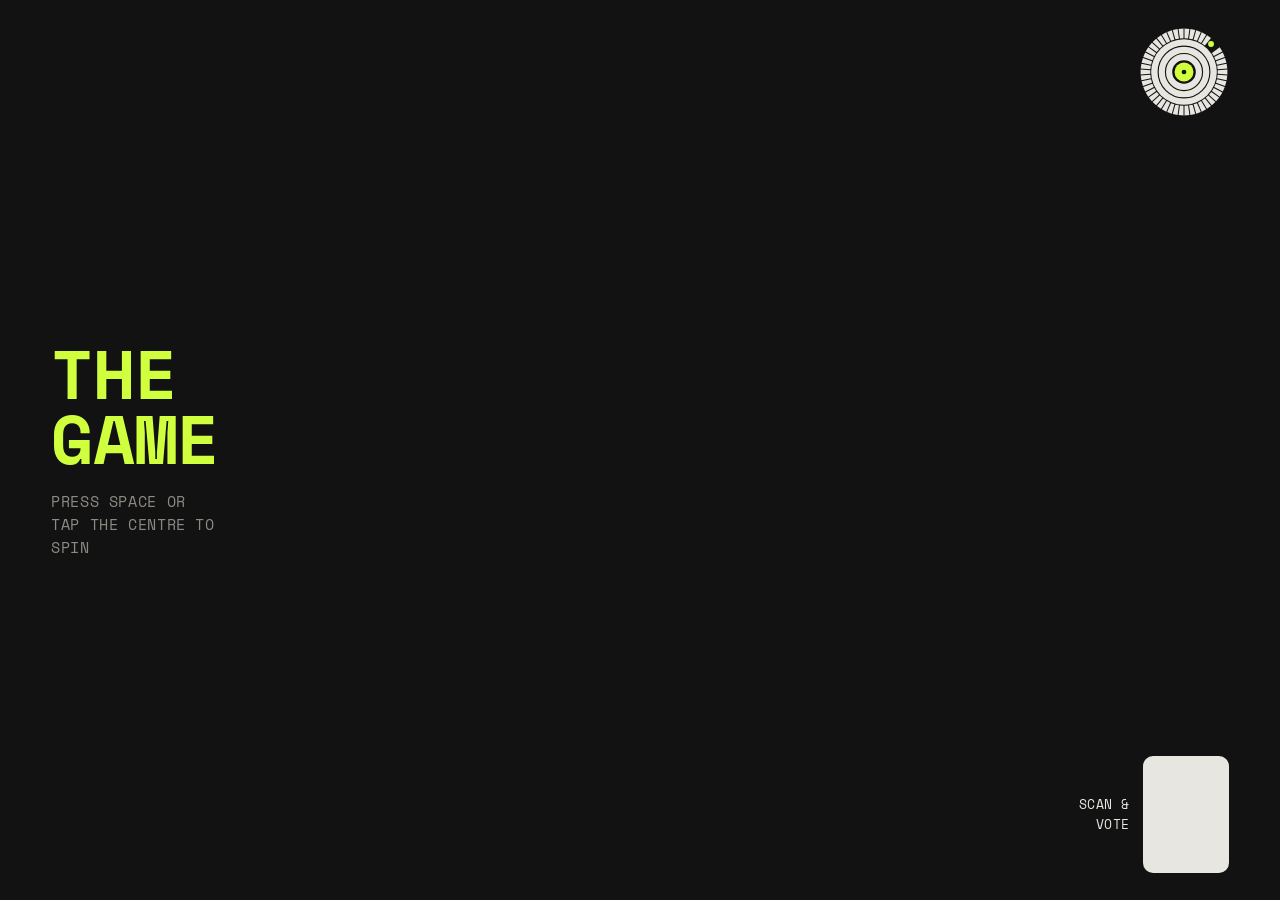
<file: spin.html>
<!doctype html>
<html lang="en">
<head>
  <meta charset="utf-8">
  <meta name="viewport" content="width=device-width, initial-scale=1">
  <title>The wheel · musik scout</title>
  <meta name="robots" content="noindex">
  <meta name="theme-color" content="#121212">
  <link rel="icon" href="assets/logo-static.svg" type="image/svg+xml">
  <link rel="stylesheet" href="assets/style.css">
  <style>
    .spin-page { min-height: 100vh; display: grid; grid-template-columns: 1fr minmax(0, 92vh) 1fr; align-items: center; gap: 3vw; padding: 3vh 4vw; }
    .spin-left h1 { font-family: var(--mono); color: var(--lime); text-transform: uppercase; font-size: 5.4vw; line-height: .95; }
    .spin-left .mono { font-size: 1.2vw; }
    .spin-wheel { width: 100%; max-height: 94vh; aspect-ratio: 1; cursor: pointer; }
    .spin-right { align-self: stretch; display: flex; flex-direction: column; justify-content: space-between; text-align: right; }
    .spin-result { min-height: 30vh; display: flex; flex-direction: column; justify-content: center; gap: 1.5vh; }
    .spin-result .g { font-family: var(--mono); font-weight: 700; text-transform: uppercase; color: var(--lime); font-size: 6vw; line-height: 1; }
    .spin-result p { font-size: 1.6vw; line-height: 1.3; } .spin-result strong { color: var(--lime); text-transform: uppercase; }
    .spin-result.pop .g { animation: pop .6s cubic-bezier(.2,1.6,.4,1); }
    @keyframes pop { from { transform: scale(.4); opacity: 0; } }
    .spin-qr { display: flex; gap: 1vw; align-items: center; justify-content: flex-end; }
    .spin-qr .qr { background: var(--ink); padding: 8px; border-radius: 10px; width: 13vh; height: 13vh; }
    .spin-qr .qr svg { width: 100%; height: 100%; }
    .spin-hint { font-size: 1vw; }
    .admin-flag { position: fixed; top: 10px; left: 50%; transform: translateX(-50%); font-family: var(--mono); font-size: .7rem; padding: 4px 10px; border-radius: 99px; background: var(--bg-2); color: var(--ink-dim); }
  </style>
</head>
<!-- Glücksrad für den Beamer während des DJ-Sets. Leertaste oder Klick auf das Rad dreht.
     Ist man im Backstage angemeldet (gleicher Browser), wird das Ergebnis gespeichert:
     dann sehen alle Gäste auf ihrem Ticket, ob sie gewonnen haben. -->
<body>
  <div class="spin-page">
    <div class="spin-left">
      <div class="mono lime" id="meta"></div>
      <h1>The<br>game</h1>
      <div class="mono dim" style="margin-top:2vh" data-i18n="spin.hint"></div>
    </div>
    <div class="spin-wheel" id="wheel"></div>
    <div class="spin-right">
      <img src="assets/logo-static.svg" alt="" style="width:10vh;margin-left:auto">
      <div class="spin-result" id="result"></div>
      <div class="spin-qr"><div class="mono"><span data-i18n="res.scan"></span></div><div class="qr" id="qr"></div></div>
    </div>
  </div>

  <script src="assets/data.js"></script>
  <script src="assets/config.js"></script>
  <script src="assets/i18n.js"></script>
  <script src="assets/db.js"></script>
  <script src="assets/qrcode.js"></script>
  <script src="assets/wheel.js"></script>
  <script>
  (async function () {
    const DB = window.MS_DB;
    msApplyI18n();
    const ev = await DB.currentEvent().catch(() => null);
    if (!ev) return;
    const esc = (s) => String(s).replace(/[&<>"]/g, (c) => ({ "&": "&amp;", "<": "&lt;", ">": "&gt;", '"': "&quot;" }[c]));
    document.getElementById("meta").textContent = `${ev.weekday} ${ev.date.split("-").reverse().join(".")} · ${ev.venue}`;
    const voteUrl = new URL("vote.html?e=" + encodeURIComponent(ev.id), location.href).href;
    const q = qrcode(0, "M"); q.addData(voteUrl); q.make();
    document.getElementById("qr").innerHTML = q.createSvgTag({ cellSize: 4, margin: 0, scalable: true });
    if (DB.isAdmin()) document.body.insertAdjacentHTML("beforeend", `<div class="admin-flag">Backstage: Ergebnis wird gespeichert</div>`);

    const wheel = MSWheel.create(document.getElementById("wheel"), { genres: ev.genres, centerButton: true });
    const result = document.getElementById("result");
    const show = (g, pop) => {
      result.className = "spin-result" + (pop ? " pop" : "");
      result.innerHTML = g ? `<div class="g">${esc(g)}</div><p>${t("spin.win", { genre: esc(g) })}</p>` : "";
    };
    if (ev.spin_result) { wheel.set(ev.spin_result); show(ev.spin_result); }

    async function go() {
      if (wheel.spinning) return;
      show("");
      const g = await wheel.spin();
      show(g, true);
      if (DB.isAdmin()) { try { await DB.updateEvent(ev.id, { spin_result: g }); } catch (e) { console.error(e); } }
    }
    document.getElementById("wheel").addEventListener("click", go);
    document.addEventListener("keydown", (e) => { if (e.code === "Space" || e.code === "Enter") { e.preventDefault(); go(); } });
    document.addEventListener("ms:lang", () => { msApplyI18n(); if (wheel.selected) show(wheel.selected); });
  })();
  </script>
</body>
</html>
</file>
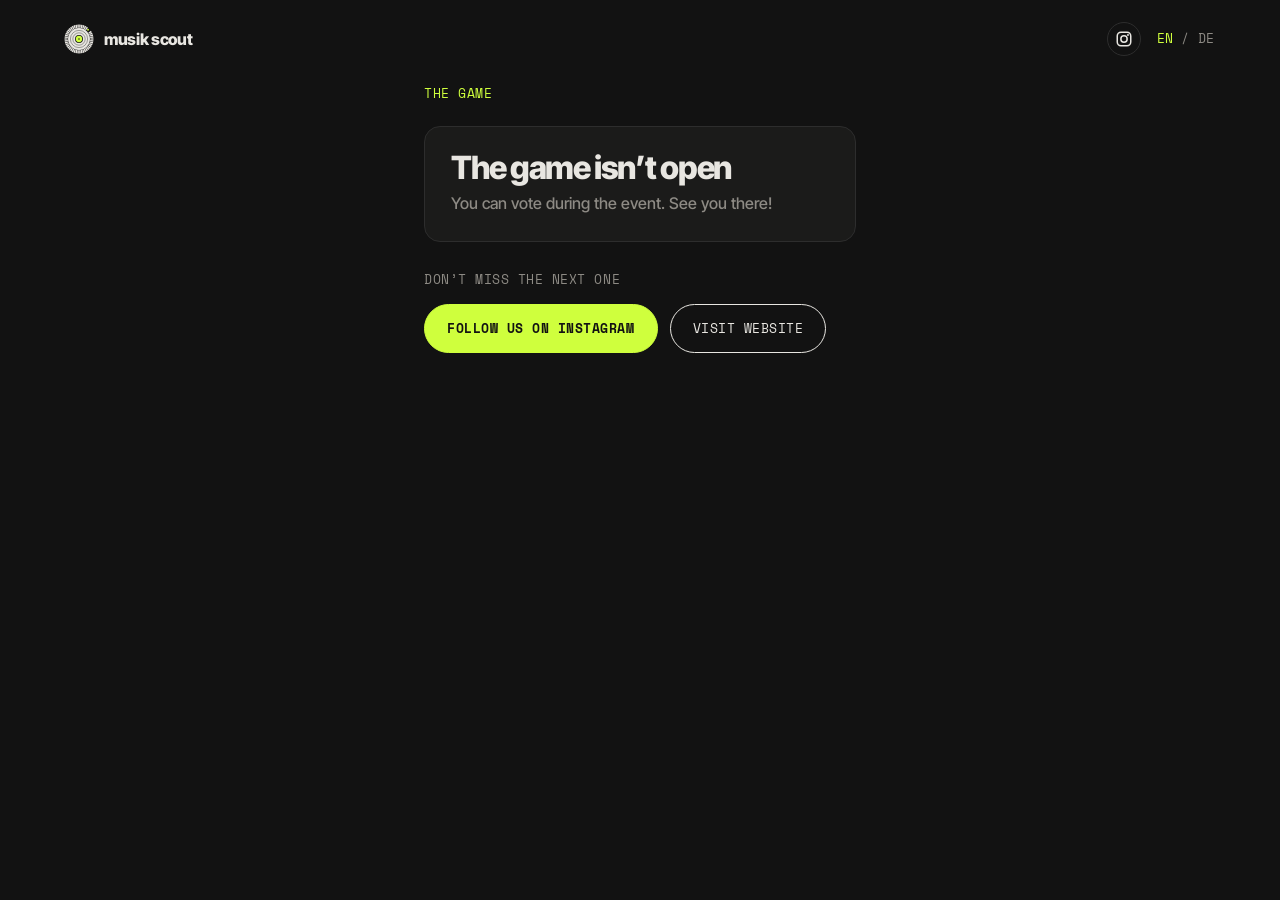
<file: vote.html>
<!doctype html>
<html lang="en">
<head>
  <meta charset="utf-8">
  <meta name="viewport" content="width=device-width, initial-scale=1, viewport-fit=cover">
  <title>The game · musik scout</title>
  <meta name="theme-color" content="#121212">
  <meta name="robots" content="noindex">
  <link rel="icon" href="assets/logo-static.svg" type="image/svg+xml">
  <link rel="stylesheet" href="assets/style.css">
</head>
<body class="vote-page">
  <div class="vote-head">
    <a href="index.html" class="vote-brand"><img src="assets/logo-static.svg" alt=""> musik scout</a>
    <div class="vote-tools"><a class="icon-btn" id="ig-top" href="#" target="_blank" rel="noopener" aria-label="Instagram"><svg class="ig" viewBox="0 0 24 24" aria-hidden="true"><rect x="3" y="3" width="18" height="18" rx="5" fill="none" stroke="currentColor" stroke-width="2"/><circle cx="12" cy="12" r="4.2" fill="none" stroke="currentColor" stroke-width="2"/><circle cx="17.3" cy="6.7" r="1.3" fill="currentColor"/></svg></a><div class="lang mono"><button data-lang="en">EN</button><span class="dim">/</span><button data-lang="de">DE</button></div></div>
  </div>
  <main class="vote-main" id="app"></main>

  <script src="assets/data.js"></script>
  <script src="assets/config.js"></script>
  <script src="assets/i18n.js"></script>
  <script src="assets/db.js"></script>
  <script src="assets/wheel.js"></script>
  <script>
  (function () {
    const DB = window.MS_DB, app = document.getElementById("app");
    let ev = null, nextEv = null, state = "loading", picked = null, busy = false, mine = null, wheel = null, poll = null, clock = null;
    let insta = false, instaClicked = false;
    document.getElementById("ig-top").href = MS_DATA.instagram;
    const esc = (s) => String(s || "").replace(/[&<>"]/g, (c) => ({ "&": "&amp;", "<": "&lt;", ">": "&gt;", '"': "&quot;" }[c]));
    const fmt = (iso) => iso.split("-").reverse().join(".");
    const IG_ICON = document.getElementById("ig-top").innerHTML;
    const head = () => `<div class="mono"><span class="lime">${t("vote.kicker")}</span>${ev ? " · " + esc(ev.venue) + " · " + fmt(ev.date) : ""}</div>`;

    const stay = () => `
      <div class="stay">
        <div class="mono dim">${t("vote.stay")}</div>
        ${nextEv ? `<a class="next-mini" href="index.html#next">
            <span class="mono lime">${t("vote.next")} · ${nextEv.weekday} ${fmt(nextEv.date)}</span>
            <strong>${nextEv.live.map((a) => esc(a.name)).join(" · ")}</strong>
            <span class="mono dim">${esc(nextEv.venue)}</span></a>` : ""}
        <div class="cta-row" style="margin-top:14px">
          <a class="btn primary" href="${esc(MS_DATA.instagram)}" target="_blank" rel="noopener">${t("vote.follow")}</a>
          <a class="btn" href="index.html">${t("vote.site")}</a>
        </div>
      </div>`;

    // Ticket nach der Abstimmung (mit laufender Uhr + Animation, damit ein Screenshot auffällt)
    function ticket() {
      const res = ev.spin_result, won = res && res === mine.genre;
      const status = !res ? `<p>${t("vote.ticket.p", { genre: esc(mine.genre) })}</p>`
        : `<h2 class="${won ? "lime" : ""}">${t(won ? "vote.win.t" : "vote.lose.t")}</h2><p>${t(won ? "vote.win.p" : "vote.lose.p", { genre: esc(res) })}</p>`;
      return `${head()}
        <div class="ticket ${won ? "won" : ""} ${res && !won ? "lost" : ""}">
          <div class="ticket-top"><span class="mono">${t("vote.ticket")}</span><span class="live-dot" aria-hidden="true"></span></div>
          <div class="ticket-genre">${esc(mine.genre)}</div>
          <div class="ticket-code mono">${mine.code ? "#" + esc(mine.code) + " · " : ""}${fmt(ev.date)}</div>
          <div class="ticket-status">${status}</div>
          <div class="ticket-clock mono" id="clock"></div>
        </div>
        ${stay()}`;
    }

    function render() {
      msApplyI18n();
      clearInterval(poll); clearInterval(clock); poll = clock = null;
      if (state === "loading") { app.innerHTML = head(); return; }
      if (!ev || state === "closed") {
        app.innerHTML = `${head()}<div class="notice" style="margin-top:22px"><h2>${t("vote.closed.t")}</h2><p>${t("vote.closed.p")}</p></div>${stay()}`;
        return;
      }
      if (state === "ticket") {
        app.innerHTML = ticket();
        const tick = () => { const c = document.getElementById("clock"); if (c) c.textContent = new Date().toLocaleTimeString("de-DE"); };
        tick(); clock = setInterval(tick, 1000);
        if (!ev.spin_result) poll = setInterval(refresh, 8000); // wartet auf das Rad
        return;
      }
      if (state === "gate") {
        // Hinweis vor dem Spiel: Instagram folgen (freiwillig, überspringbar)
        app.innerHTML = `${head()}
          <div class="gate">
            <div class="gate-logo"><img src="assets/brand/profile.png" alt=""></div>
            <div class="mono lime">${t("gate.kicker")}</div>
            <h1>${t("gate.title")}</h1>
            <p class="sub">${t("gate.p")}</p>
            <a class="btn primary gate-btn" id="gate-follow" href="${esc(MS_DATA.instagram)}" target="_blank" rel="noopener">${IG_ICON}<span>${t("gate.btn")}</span></a>
            ${instaClicked ? `<button class="btn gate-btn" id="gate-go">${t("gate.done")}</button>` : ""}
            <button class="gate-skip mono" id="gate-skip">${t("gate.skip")}</button>
          </div>`;
        return;
      }
      app.innerHTML = `${head()}
        <h1>${t("vote.title")}</h1>
        <p class="sub">${t("vote.sub")}</p>
        <div class="vote-wheel" id="wheel"></div>
        <button class="btn primary vote-submit" id="send" ${picked && !busy ? "" : "disabled"}>${picked ? t("vote.send") + " · " + esc(picked) : t("vote.pick")}</button>
        <p class="mono dim" id="err" style="margin-top:14px;font-size:.72rem"></p>`;
      wheel = MSWheel.create(document.getElementById("wheel"), {
        genres: ev.genres, interactive: true,
        onPick: (g) => { picked = g; const b = document.getElementById("send"); b.disabled = false; b.textContent = t("vote.send") + " · " + g; },
      });
      if (picked) wheel.set(picked);
    }

    async function refresh() {
      try {
        const fresh = await DB.getEvent(ev.id);
        if (fresh && fresh.spin_result !== ev.spin_result) { ev = fresh; render(); }
      } catch (e) {}
    }

    app.addEventListener("click", async (e) => {
      if (e.target.closest("#gate-follow")) { insta = true; instaClicked = true; setTimeout(render, 400); return; }
      if (e.target.closest("#gate-go") || e.target.closest("#gate-skip")) { state = "open"; render(); return; }
      if (e.target.id !== "send" || !picked || busy) return;
      busy = true; e.target.disabled = true;
      try {
        const r = await DB.cast(ev, picked, insta);
        if (r.status === "closed") state = "closed";
        else { mine = { genre: r.genre || picked, code: r.code || "" }; state = "ticket"; }
      } catch (err) {
        busy = false; render(); document.getElementById("err").textContent = t("vote.err"); return;
      }
      busy = false; render();
    });
    document.addEventListener("ms:lang", render);
    if (DB.DEMO) document.body.insertAdjacentHTML("beforeend", `<div class="demo-flag" data-i18n="vote.demo"></div>`);

    render();
    (async () => {
      try {
        const evs = await DB.listEvents();
        ev = await DB.currentEvent();
        if (ev) nextEv = evs.find((e) => e.date > ev.date && e.date >= DB.today()) || null;
        if (ev) mine = await DB.myVote(ev);
        state = !ev ? "closed" : mine ? "ticket" : ev.is_open ? "gate" : "closed";
      } catch (e) { state = "closed"; }
      render();
    })();
  })();
  </script>
</body>
</html>
</file>
<file: assets/style.css>
/* Schriften lokal gehostet (keine Verbindung zu Google) */
@font-face { font-family: "Inter Tight"; font-style: normal; font-weight: 500; font-display: swap; src: url("fonts/inter-tight-latin-500-normal.woff2") format("woff2"); }
@font-face { font-family: "Inter Tight"; font-style: normal; font-weight: 700; font-display: swap; src: url("fonts/inter-tight-latin-700-normal.woff2") format("woff2"); }
@font-face { font-family: "Inter Tight"; font-style: normal; font-weight: 800; font-display: swap; src: url("fonts/inter-tight-latin-800-normal.woff2") format("woff2"); }
@font-face { font-family: "Space Mono"; font-style: normal; font-weight: 400; font-display: swap; src: url("fonts/space-mono-latin-400-normal.woff2") format("woff2"); }
@font-face { font-family: "Space Mono"; font-style: normal; font-weight: 700; font-display: swap; src: url("fonts/space-mono-latin-700-normal.woff2") format("woff2"); }

:root {
  --bg: #121212;
  --bg-2: #1b1b1a;
  --ink: #e8e6e1;
  --ink-dim: #8d8a84;
  --line: #2d2d2d;
  --lime: #cfff3d;
  --sans: "Inter Tight", "Helvetica Neue", Arial, sans-serif;
  --mono: "Space Mono", ui-monospace, Menlo, monospace;
  --pad: clamp(20px, 5vw, 64px);
}

* { box-sizing: border-box; margin: 0; padding: 0; }
html { scroll-behavior: smooth; }
body {
  background: var(--bg);
  color: var(--ink);
  font-family: var(--sans);
  -webkit-font-smoothing: antialiased;
  line-height: 1.5;
}
a { color: inherit; }
img, svg { display: block; max-width: 100%; }

.mono { font-family: var(--mono); text-transform: uppercase; letter-spacing: 0.04em; font-size: 0.82rem; }
.lime { color: var(--lime); }
.dim { color: var(--ink-dim); }
.wrap { max-width: 1180px; margin: 0 auto; padding: 0 var(--pad); }

/* ── Nav ─────────────────────────────────────────── */
.nav {
  position: sticky; top: 0; z-index: 10;
  display: flex; justify-content: space-between; align-items: center;
  padding: 18px var(--pad);
  background: rgba(18, 18, 18, 0.85);
  backdrop-filter: blur(10px);
  border-bottom: 1px solid var(--line);
}
.nav .brand { display: flex; gap: 10px; align-items: center; text-decoration: none; font-weight: 800; letter-spacing: -0.02em; }
.nav .brand img { width: 28px; height: 28px; }
.nav ul { display: flex; gap: 24px; list-style: none; align-items: center; }
.nav ul a { text-decoration: none; }
.nav ul a:hover { color: var(--lime); }
@media (max-width: 900px) { .nav ul li:not(:last-child) { display: none; } }

/* ── Hero ────────────────────────────────────────── */
.hero { padding-top: clamp(40px, 8vw, 96px); padding-bottom: clamp(48px, 8vw, 110px); }
.hero-meta { display: flex; justify-content: space-between; margin-bottom: clamp(24px, 5vw, 48px); }
.hero-grid { display: grid; grid-template-columns: 1.05fr 1fr; gap: clamp(24px, 5vw, 72px); align-items: center; }
.hero-logo { width: 100%; max-width: 520px; justify-self: center; color: var(--ink); }
.hero-logo .orbit { transform-origin: 100px 100px; animation: orbit 14s linear infinite; }
@keyframes orbit { to { transform: rotate(360deg); } }
@media (prefers-reduced-motion: reduce) { .hero-logo .orbit { animation: none; } }

.wordmark {
  font-weight: 800;
  font-size: clamp(4.2rem, 13vw, 10.5rem);
  line-height: 0.82;
  letter-spacing: -0.055em;
  margin-bottom: 28px;
}
.hero p.lede { font-size: clamp(1.1rem, 1.6vw, 1.35rem); max-width: 30ch; color: var(--ink); }
.hero p.lede strong { color: var(--lime); font-weight: 700; }
.cta-row { display: flex; gap: 12px; flex-wrap: wrap; margin-top: 32px; }

.btn {
  display: inline-flex; align-items: center; gap: 10px;
  padding: 14px 22px; border-radius: 999px;
  font-family: var(--mono); text-transform: uppercase; font-size: 0.82rem; letter-spacing: 0.04em;
  text-decoration: none; border: 1px solid var(--ink); background: transparent; color: var(--ink);
  cursor: pointer; transition: background .15s, color .15s, transform .1s;
}
.btn:hover { background: var(--ink); color: var(--bg); }
.btn.primary { background: var(--lime); border-color: var(--lime); color: var(--bg); font-weight: 700; }
.btn.primary:hover { background: var(--ink); border-color: var(--ink); }
.btn:active { transform: scale(0.97); }

@media (max-width: 860px) {
  .hero-grid { grid-template-columns: 1fr; }
  .hero-logo { max-width: 300px; order: -1; }
}

/* ── Sections ────────────────────────────────────── */
section { border-top: 1px solid var(--line); padding: clamp(56px, 9vw, 120px) 0; }
.section-head { display: flex; justify-content: space-between; align-items: baseline; margin-bottom: clamp(28px, 5vw, 56px); gap: 16px; }
h2 { font-size: clamp(2.2rem, 5.5vw, 4.2rem); font-weight: 800; letter-spacing: -0.045em; line-height: 0.95; }

/* Event-Karte im Poster-Stil */
.event-card {
  display: grid; grid-template-columns: 1fr 1fr; gap: 0;
  border: 1px solid var(--line); border-radius: 18px; overflow: hidden; background: var(--bg-2);
}
.event-card .left, .event-card .right { padding: clamp(24px, 4vw, 44px); }
.event-card .left { border-right: 1px solid var(--line); display: flex; flex-direction: column; justify-content: space-between; gap: 32px; }
.event-date { font-size: clamp(3.4rem, 8vw, 6rem); font-weight: 800; letter-spacing: -0.05em; line-height: 0.9; }
.lineup { list-style: none; text-align: right; }
.lineup li { font-size: clamp(1.5rem, 3vw, 2.2rem); font-weight: 700; letter-spacing: -0.03em; line-height: 1.15; }
.lineup a { text-decoration: none; }
.lineup a:hover { color: var(--lime); }
.right .group + .group { margin-top: 26px; }
.right .group .mono { margin-bottom: 6px; text-align: right; }
.event-foot { display: flex; justify-content: space-between; align-items: center; border-top: 1px solid var(--line); padding: 18px clamp(24px, 4vw, 44px); grid-column: 1 / -1; gap: 12px; flex-wrap: wrap; }
@media (max-width: 760px) {
  .event-card { grid-template-columns: 1fr; }
  .event-card .left { border-right: 0; border-bottom: 1px solid var(--line); }
}

/* Konzept */
.steps { display: grid; grid-template-columns: repeat(3, 1fr); gap: 1px; background: var(--line); border: 1px solid var(--line); border-radius: 18px; overflow: hidden; }
.step { background: var(--bg); padding: clamp(24px, 3.5vw, 40px); }
.step .num { font-family: var(--mono); color: var(--lime); margin-bottom: 40px; }
.step h3 { font-size: 1.6rem; letter-spacing: -0.03em; margin-bottom: 10px; }
.step p { color: var(--ink-dim); }
@media (max-width: 760px) { .steps { grid-template-columns: 1fr; } }

/* Footer */
footer { border-top: 1px solid var(--line); padding: 40px 0 56px; }
footer .wrap { display: flex; justify-content: space-between; gap: 20px; flex-wrap: wrap; }

/* ── Voting-Seite ────────────────────────────────── */
.vote-page { min-height: 100svh; display: flex; flex-direction: column; }
.vote-head { padding: 22px var(--pad) 0; display: flex; justify-content: space-between; align-items: center; }
.vote-head img { width: 40px; height: 40px; }
.vote-main { flex: 1; padding: 28px var(--pad) 40px; max-width: 560px; width: 100%; margin: 0 auto; }
.vote-main h1 { font-size: clamp(2.6rem, 11vw, 3.6rem); font-weight: 800; letter-spacing: -0.05em; line-height: 0.92; margin: 10px 0 14px; }
.vote-main .sub { color: var(--ink-dim); margin-bottom: 28px; }
.vote-submit { width: 100%; justify-content: center; margin-top: 22px; padding: 18px; font-size: 0.95rem; }
.vote-submit:disabled { background: var(--bg-2); border-color: var(--line); color: var(--ink-dim); cursor: not-allowed; }
.notice { border: 1px solid var(--line); border-radius: 16px; padding: 26px; background: var(--bg-2); }
.notice h2 { font-size: 2rem; margin-bottom: 8px; }
.notice p { color: var(--ink-dim); }
.demo-flag { position: fixed; bottom: 12px; left: 50%; transform: translateX(-50%); background: #3a2f00; color: #ffd84a; border-radius: 999px; padding: 6px 14px; font-family: var(--mono); font-size: 0.7rem; text-transform: uppercase; white-space: nowrap; }

/* ── Live-Ergebnis (Beamer) ──────────────────────── */
.results-page { min-height: 100vh; padding: 4vh 5vw; display: grid; grid-template-rows: auto 1fr auto; gap: 4vh; }
.results-top { display: flex; justify-content: space-between; align-items: flex-start; }
.results-top h1 { font-size: 7vw; font-weight: 800; letter-spacing: -0.055em; line-height: 0.85; }
.results-bars { display: grid; align-content: center; gap: 3.2vh; }
.bar-row { display: grid; grid-template-columns: 26vw 1fr 9vw; align-items: center; gap: 2vw; }
.bar-row .name { font-size: 3.4vw; font-weight: 800; letter-spacing: -0.04em; text-align: right; white-space: nowrap; overflow: hidden; text-overflow: ellipsis; }
.bar-track { height: 7vh; background: var(--bg-2); border-radius: 999px; overflow: hidden; }
.bar-fill { height: 100%; width: 0; background: var(--ink); border-radius: 999px; transition: width 0.9s cubic-bezier(.2,.8,.2,1); }
.bar-row.lead .bar-fill { background: var(--lime); }
.bar-row .pct { font-family: var(--mono); font-size: 2.4vw; }
.results-foot { display: flex; justify-content: space-between; align-items: flex-end; }
.qr-box { display: flex; gap: 2vw; align-items: center; }
.qr-box .qr { background: var(--ink); padding: 10px; border-radius: 12px; width: 15vh; height: 15vh; }
.qr-box .qr img, .qr-box .qr canvas, .qr-box .qr svg { width: 100%; height: 100%; }
.results-foot .mono { font-size: 1.4vw; }

/* Sprachumschalter */
.lang { display: flex; gap: 6px; align-items: center; }
.lang button { background: none; border: 0; color: var(--ink-dim); font: inherit; cursor: pointer; padding: 2px; }
.lang button[aria-pressed="true"] { color: var(--lime); }
.lang button:hover { color: var(--ink); }
.hero-logo img { width: 100%; height: auto; }

/* Nach dem Voting */
.stay { margin-top: 28px; }
.next-mini { display: grid; gap: 4px; margin-top: 10px; padding: 18px 20px; border: 1px solid var(--line); border-radius: 16px; text-decoration: none; background: var(--bg-2); }
.next-mini strong { font-size: 1.3rem; letter-spacing: -0.02em; }
.next-mini:hover { border-color: var(--lime); }

/* ── Rad (Genre-Spiel) ───────────────────────────── */
.wheel { width: 100%; height: auto; display: block; user-select: none; -webkit-tap-highlight-color: transparent; }
.wheel .w-arc { fill: none; stroke: #3a3a38; stroke-width: 14; stroke-linecap: round; transition: stroke .3s; }
.wheel .w-arc.on { stroke: var(--lime); }
.wheel .w-label { font-family: var(--sans); font-weight: 800; font-size: 68px; letter-spacing: -0.02em; fill: #8d8a84; transition: fill .3s; }
.wheel .w-label.on { fill: var(--lime); }
.wheel .w-hit { fill: transparent; cursor: pointer; }
.wheel .w-center { fill: transparent; cursor: pointer; }
.wheel.spinning .w-label { fill: #5a5955; }

/* ── Das Spiel ───────────────────────────────────── */
.game { display: grid; grid-template-columns: 1.1fr 1fr; gap: clamp(28px, 6vw, 80px); align-items: center; }
.game-title { font-family: var(--mono); font-weight: 700; text-transform: uppercase; color: var(--lime); font-size: clamp(2.6rem, 7vw, 5rem); letter-spacing: 0.02em; margin: 10px 0 22px; }
.game p { font-family: var(--mono); font-size: clamp(.95rem, 1.3vw, 1.08rem); line-height: 1.6; max-width: 44ch; margin-bottom: 14px; }
.game-drink { display: block; font-family: var(--mono); font-weight: 700; text-transform: uppercase; color: var(--lime); font-size: clamp(2rem, 5vw, 3.4rem); line-height: 1.1; margin-top: 10px; }
.game-wheel { max-width: 460px; width: 100%; justify-self: center; }
@media (max-width: 800px) { .game { grid-template-columns: 1fr; } }

/* ── Archiv ──────────────────────────────────────── */
#archive-list { display: grid; gap: 22px; }
.arch { border: 1px solid var(--line); border-radius: 18px; overflow: hidden; background: var(--bg-2); }
.arch-head, .arch-foot { display: flex; justify-content: space-between; gap: 12px; padding: 16px 22px; flex-wrap: wrap; }
.arch-head { border-bottom: 1px solid var(--line); }
.arch-foot { border-top: 1px solid var(--line); }
.arch-body { display: grid; grid-template-columns: 240px 1fr; gap: 22px; padding: 22px; }
.arch-poster img { width: 100%; border-radius: 10px; display: block; transition: transform .2s; }
.arch-poster:hover img { transform: scale(1.02); }
.arch-people { display: grid; grid-template-columns: repeat(auto-fill, minmax(150px, 1fr)); gap: 14px; align-content: start; }
.person { margin: 0; }
.person img, .person .ph { width: 100%; aspect-ratio: 4 / 5; object-fit: cover; border-radius: 10px; display: block; filter: grayscale(1); background: var(--bg); transition: filter .3s; }
.person:hover img { filter: none; }
.person figcaption { display: grid; gap: 2px; margin-top: 8px; }
.person strong { font-size: 1.05rem; letter-spacing: -0.02em; }
.person a { text-decoration: none; } .person a:hover { color: var(--lime); }
.empty { color: var(--ink-dim); padding: 24px 0; }
@media (max-width: 700px) { .arch-body { grid-template-columns: 1fr; } .arch-poster { max-width: 260px; } .arch-people { grid-template-columns: repeat(2, 1fr); } }

/* ── Für Künstler:innen ──────────────────────────── */
.artists { display: grid; grid-template-columns: 1.2fr 1fr; gap: clamp(28px, 6vw, 80px); align-items: start; }
.artists h2 { margin: 10px 0 18px; }
.artists-p { font-size: 1.15rem; max-width: 46ch; color: var(--ink); }
.artists-p strong { color: var(--lime); }
.artist-steps { list-style: none; display: grid; gap: 14px; margin: 28px 0 8px; }
.artist-steps li { display: grid; grid-template-columns: 30px 1fr; gap: 12px; align-items: start; font-family: var(--mono); font-size: .92rem; }
.artist-steps .n { width: 26px; height: 26px; border-radius: 6px; background: var(--lime); color: var(--bg); display: grid; place-items: center; font-weight: 700; }
.artists-side { display: grid; gap: 16px; }
.qr-card { display: grid; justify-items: center; gap: 12px; padding: 22px; border: 2px solid var(--lime); border-radius: 18px; text-decoration: none; background: var(--bg-2); }
.qr-card .qr, .support-qr .qr { background: var(--ink); padding: 12px; border-radius: 12px; width: 190px; height: 190px; }
.qr svg { width: 100%; height: 100%; display: block; }
.video-slot { display: flex; gap: 16px; align-items: center; padding: 20px 22px; border: 1px dashed var(--line); border-radius: 18px; }
.video-slot .play { width: 46px; height: 46px; border-radius: 50%; border: 2px solid var(--ink-dim); position: relative; flex: none; }
.video-slot .play::after { content: ""; position: absolute; left: 17px; top: 13px; border-left: 14px solid var(--ink-dim); border-top: 9px solid transparent; border-bottom: 9px solid transparent; }
@media (max-width: 800px) { .artists { grid-template-columns: 1fr; } }

/* ── Unterstützen ────────────────────────────────── */
.support { display: grid; grid-template-columns: 1.4fr 1fr; gap: clamp(28px, 6vw, 80px); align-items: center; }
.support p { color: var(--ink-dim); font-size: 1.1rem; max-width: 44ch; margin-top: 16px; }
.support-qr { display: grid; justify-items: center; gap: 10px; }
.donate-range { font-family: var(--mono); font-size: 1.6rem; }
@media (max-width: 760px) { .support { grid-template-columns: 1fr; } }

/* ── Abstimmung / Ticket ─────────────────────────── */
.vote-brand { display: flex; gap: 10px; align-items: center; text-decoration: none; font-weight: 800; letter-spacing: -0.02em; }
.vote-brand img { width: 30px; height: 30px; }
.vote-wheel { max-width: 400px; margin: 4px auto 0; }
.ticket { margin-top: 22px; border: 2px solid var(--line); border-radius: 22px; padding: 22px; background: var(--bg-2); position: relative; overflow: hidden; }
.ticket.won { border-color: var(--lime); box-shadow: 0 0 0 4px rgba(207,255,61,.12); animation: glow 1.6s ease-in-out infinite; }
.ticket.lost { opacity: .85; }
@keyframes glow { 50% { box-shadow: 0 0 0 10px rgba(207,255,61,.05); } }
.ticket-top { display: flex; justify-content: space-between; align-items: center; color: var(--ink-dim); }
.live-dot { width: 12px; height: 12px; border-radius: 50%; background: var(--lime); animation: pulse 1.2s infinite; }
@keyframes pulse { 50% { opacity: .2; } }
.ticket-genre { font-family: var(--mono); font-weight: 700; text-transform: uppercase; color: var(--lime); font-size: clamp(3.4rem, 18vw, 5rem); line-height: 1; margin: 18px 0 6px; letter-spacing: 0.02em; }
.ticket-code { color: var(--ink); font-size: .95rem; }
.ticket-status { margin-top: 18px; padding-top: 18px; border-top: 1px dashed var(--line); }
.ticket-status h2 { font-family: var(--mono); text-transform: uppercase; font-size: 2.2rem; margin-bottom: 6px; }
.ticket-status p { color: var(--ink-dim); } .ticket-status strong { color: var(--ink); text-transform: uppercase; }
.ticket-clock { margin-top: 14px; color: var(--ink-dim); font-size: .75rem; }
.bar-row .name.genre { font-family: var(--mono); text-transform: uppercase; letter-spacing: .02em; }

/* ── Instagram-Buttons ───────────────────────────── */
.ig { width: 18px; height: 18px; flex: none; }
.icon-btn { display: inline-grid; place-items: center; width: 38px; height: 38px; border-radius: 50%; border: 1px solid var(--line); color: var(--ink); transition: color .15s, border-color .15s, background .15s; }
.icon-btn:hover { color: var(--bg); background: var(--lime); border-color: var(--lime); }
.nav-ig { display: block !important; }
.ig-pill { display: inline-flex; align-items: center; gap: 10px; margin-top: 22px; padding: 8px 8px 8px 14px; border-radius: 999px; border: 1px solid var(--line); text-decoration: none; font-family: var(--mono); font-size: .8rem; color: var(--ink); transition: border-color .15s; }
.ig-pill:hover { border-color: var(--lime); }
.ig-pill .ig-follow { background: var(--lime); color: var(--bg); border-radius: 999px; padding: 5px 12px; font-weight: 700; text-transform: uppercase; font-size: .72rem; }
.btn .ig { width: 16px; height: 16px; }

/* ── Locations ───────────────────────────────────── */
.venues { display: grid; grid-template-columns: 1fr 1.2fr; gap: clamp(24px, 6vw, 80px); align-items: end; }
.venues h2 { margin-top: 10px; }
.venues p { color: var(--ink-dim); font-size: 1.15rem; max-width: 48ch; }
@media (max-width: 760px) { .venues { grid-template-columns: 1fr; } }

/* ── Footer ──────────────────────────────────────── */
.foot { align-items: center; }
.foot-brand { display: flex; align-items: center; gap: 10px; }
.foot-brand img { width: 26px; }
.foot-social { display: flex; align-items: center; gap: 12px; }
.foot-legal { display: flex; gap: 18px; align-items: center; }
.foot-legal a { color: var(--ink-dim); text-decoration: none; } .foot-legal a:hover { color: var(--ink); }

/* ── Anfrage-Formular ────────────────────────────── */
.apply-page { padding-top: 40px; padding-bottom: 90px; max-width: 860px; }
.apply-tabs { display: inline-flex; gap: 4px; padding: 4px; border: 1px solid var(--line); border-radius: 999px; margin-bottom: 34px; }
.apply-tabs a { padding: 9px 18px; border-radius: 999px; text-decoration: none; color: var(--ink-dim); }
.apply-tabs a[aria-selected="true"] { background: var(--lime); color: var(--bg); font-weight: 700; }
.apply-title { font-size: clamp(2.4rem, 6vw, 4rem); font-weight: 800; letter-spacing: -0.045em; line-height: .95; }
.apply-lede { color: var(--ink-dim); font-size: 1.1rem; margin: 14px 0 30px; max-width: 52ch; }
form.apply-form { display: grid; gap: 16px; }
.apply-form .grid2 { display: grid; grid-template-columns: 1fr 1fr; gap: 16px; }
.field { display: grid; gap: 6px; }
.field input, .field textarea { width: 100%; padding: 14px 16px; border-radius: 12px; border: 1px solid var(--line); background: var(--bg-2); color: var(--ink); font: inherit; font-size: 1rem; }
.field input:focus, .field textarea:focus { outline: none; border-color: var(--lime); }
.field textarea { resize: vertical; }
.field input[type=file] { padding: 12px; font-size: .9rem; }
.radio-row { border: 0; display: flex; flex-wrap: wrap; gap: 10px 22px; align-items: center; }
.radio-row legend { margin-bottom: 8px; }
.radio-row label, .consent { display: flex; gap: 10px; align-items: flex-start; cursor: pointer; }
input[type=radio], input[type=checkbox] { accent-color: var(--lime); width: 18px; height: 18px; margin-top: 2px; }
.consent { color: var(--ink-dim); font-size: .92rem; } .consent a { color: var(--ink); }
.hp { position: absolute; left: -9999px; width: 1px; height: 1px; opacity: 0; }
.err { color: #ff7a70; font-size: .75rem; }
.apply-done h2 { font-size: 2.6rem; }
@media (max-width: 640px) { .apply-form .grid2 { grid-template-columns: 1fr; } }

/* ── Instagram-Hinweis vor dem Spiel ─────────────── */
.vote-tools { display: flex; align-items: center; gap: 14px; }
.vote-tools .icon-btn { width: 34px; height: 34px; }
.gate { margin-top: 26px; display: grid; justify-items: start; }
.gate-logo img { width: 84px; height: 84px; border-radius: 50%; border: 2px solid var(--lime); margin-bottom: 18px; }
.gate h1 { margin-top: 6px; }
.gate-btn { width: 100%; justify-content: center; padding: 18px; font-size: .9rem; margin-top: 10px; }
.gate-btn .ig { width: 18px; height: 18px; }
.gate-skip { background: none; border: 0; color: var(--ink-dim); text-decoration: underline; text-underline-offset: 3px; margin: 18px auto 0; cursor: pointer; font-size: .75rem; }
</file>
<file: backstage-b0ivr8/admin.css>
.admin { min-height: 100vh; }
.a-wrap { max-width: 980px; margin: 0 auto; padding: 0 var(--pad) 80px; }
.a-top { display: flex; justify-content: space-between; align-items: center; padding: 20px var(--pad); border-bottom: 1px solid var(--line); position: sticky; top: 0; background: rgba(18,18,18,.9); backdrop-filter: blur(10px); z-index: 5; }
.a-top .brand { display: flex; gap: 10px; align-items: center; font-weight: 800; letter-spacing: -0.02em; }
.a-top .brand img { width: 28px; }
.a-top .brand .mono { color: var(--lime); }
.btn.sm { padding: 9px 14px; font-size: 0.72rem; }
.btn.danger:hover { background: #ff5a4e; border-color: #ff5a4e; color: var(--bg); }
.btn.ghost { border-color: var(--line); }

/* Login */
.login { min-height: 100vh; display: grid; place-items: center; padding: var(--pad); }
.login form { width: 100%; max-width: 380px; display: grid; gap: 14px; }
.login img { width: 64px; margin-bottom: 8px; }
.login h1 { font-size: 2.6rem; font-weight: 800; letter-spacing: -0.05em; line-height: .95; margin-bottom: 6px; }
.err { color: #ff7a70; min-height: 1.2em; font-family: var(--mono); font-size: .75rem; }

/* Liste */
.a-head { display: flex; justify-content: space-between; align-items: end; gap: 16px; margin: 40px 0 18px; }
.a-head h2 { font-size: clamp(1.8rem, 4vw, 2.6rem); }
.ev-list { display: grid; gap: 14px; }
.ev { border: 1px solid var(--line); border-radius: 18px; background: var(--bg-2); overflow: hidden; }
.ev-main { display: grid; grid-template-columns: 150px 1fr auto; gap: 20px; padding: 22px; align-items: center; }
.ev-date { font-size: 2.4rem; font-weight: 800; letter-spacing: -0.05em; line-height: .9; }
.ev-acts { font-weight: 700; font-size: 1.15rem; letter-spacing: -0.02em; }
.badge { display: inline-flex; align-items: center; gap: 7px; padding: 6px 12px; border-radius: 999px; font-family: var(--mono); font-size: .68rem; text-transform: uppercase; border: 1px solid var(--line); color: var(--ink-dim); white-space: nowrap; }
.badge.open { border-color: var(--lime); color: var(--lime); }
.badge.open::before { content: ""; width: 7px; height: 7px; border-radius: 50%; background: var(--lime); animation: pulse 1.4s infinite; }
@keyframes pulse { 50% { opacity: .25; } }
.ev-actions { display: flex; flex-wrap: wrap; gap: 8px; padding: 14px 22px; border-top: 1px solid var(--line); }
.ev-actions .spacer { flex: 1; }
.ev-res { padding: 18px 22px 22px; border-top: 1px solid var(--line); display: grid; gap: 10px; }
.res-row { display: grid; grid-template-columns: 160px 1fr 80px; gap: 12px; align-items: center; }
.res-row .bar { height: 12px; border-radius: 999px; background: var(--bg); overflow: hidden; }
.res-row .bar i { display: block; height: 100%; background: var(--ink); border-radius: 999px; }
.res-row.lead .bar i { background: var(--lime); }
.res-row b { font-weight: 700; }
.win-row { display: flex; gap: 10px; flex-wrap: wrap; align-items: center; margin-top: 8px; }
select, .admin input, .admin textarea { padding: 12px 14px; border-radius: 12px; border: 1px solid var(--line); background: var(--bg); color: var(--ink); font: inherit; }
select:focus, .admin input:focus { outline: none; border-color: var(--lime); }
@media (max-width: 700px) {
  .ev-main { grid-template-columns: 1fr; gap: 10px; }
  .res-row { grid-template-columns: 1fr 70px; } .res-row .bar { grid-column: 1 / -1; grid-row: 2; }
}

/* Editor */
.editor { display: grid; gap: 22px; margin-top: 32px; }
.editor .grid2 { display: grid; grid-template-columns: 1fr 1fr; gap: 14px; }
.editor .grid3 { display: grid; grid-template-columns: 2fr 1fr 2fr; gap: 10px; }
.editor fieldset { border: 1px solid var(--line); border-radius: 18px; padding: 20px; display: grid; gap: 14px; }
.editor legend { font-family: var(--mono); text-transform: uppercase; font-size: .75rem; color: var(--lime); padding: 0 8px; }
.editor .field input { background: var(--bg); }
.act-row { display: grid; grid-template-columns: 1fr 1.2fr 1.2fr auto; gap: 10px; }
.hint { color: var(--ink-dim); font-size: .85rem; }
@media (max-width: 700px) { .editor .grid2, .editor .grid3, .act-row { grid-template-columns: 1fr; } }

.toast { position: fixed; bottom: 20px; left: 50%; transform: translateX(-50%); background: var(--lime); color: var(--bg); padding: 10px 18px; border-radius: 999px; font-family: var(--mono); font-size: .75rem; text-transform: uppercase; font-weight: 700; z-index: 20; }
.demo-note { margin-top: 24px; padding: 14px 18px; border-radius: 14px; background: #3a2f00; color: #ffd84a; font-size: .9rem; }

/* Tabs + Anfragen */
.a-tabs { display: inline-flex; gap: 4px; padding: 4px; border: 1px solid var(--line); border-radius: 999px; }
.a-tabs button { background: none; border: 0; color: var(--ink-dim); font: inherit; padding: 8px 16px; border-radius: 999px; cursor: pointer; text-transform: uppercase; }
.a-tabs button[aria-pressed="true"] { background: var(--lime); color: var(--bg); font-weight: 700; }
.a-tabs.small button { padding: 6px 12px; font-size: .7rem; }
.a-tabs .count { display: inline-grid; place-items: center; min-width: 20px; height: 20px; border-radius: 99px; background: #ff5a4e; color: #fff; font-size: .7rem; margin-left: 4px; }
.req-info { display: grid; grid-template-columns: repeat(auto-fill, minmax(160px, 1fr)); gap: 12px; }
.req-msg { white-space: pre-wrap; background: var(--bg); padding: 14px 16px; border-radius: 12px; }
.req-links { display: flex; flex-wrap: wrap; gap: 8px 14px; margin-top: 4px; }
.req-links a, .linklike { color: var(--lime); background: none; border: 0; font: inherit; cursor: pointer; padding: 0; text-decoration: underline; text-underline-offset: 3px; }
.req a { color: inherit; }
@media (max-width: 900px) { .a-top { flex-wrap: wrap; gap: 10px; } }

/* Konto-Dialog */
.modal { position: fixed; inset: 0; background: rgba(0,0,0,.6); display: grid; place-items: center; z-index: 30; padding: 20px; }
.modal-box { width: 100%; max-width: 420px; background: var(--bg-2); border: 1px solid var(--line); border-radius: 20px; padding: 26px; display: grid; gap: 14px; }

/* Board */
.board-form { padding: 20px; display: grid; gap: 14px; margin-bottom: 18px; }
.kind { display: inline-block; padding: 3px 10px; border-radius: 99px; font-size: .68rem; text-transform: uppercase; border: 1px solid var(--line); }
.k-wish { border-color: var(--lime); color: var(--lime); }
.k-proposal { border-color: #7fb6ff; color: #7fb6ff; }
.k-bug { border-color: #ff7a70; color: #ff7a70; }
.bi.st-staging { border-color: var(--lime); }
.bi.st-done, .bi.st-rejected { opacity: .65; }
.thread { display: grid; gap: 10px; border-left: 2px solid var(--line); padding-left: 14px; }
.cmt .mono { font-size: .68rem; margin-bottom: 2px; }
.act-approved, .act-done { color: var(--lime); } .act-rejected { color: #ff7a70; } .act-changes { color: #ffd84a; }
.cmt-row { display: flex; gap: 8px; } .cmt-row input { flex: 1; }
.radio-row { display: flex; gap: 18px; flex-wrap: wrap; }
.radio-row label { display: flex; gap: 8px; align-items: center; cursor: pointer; }
.forgot { justify-self: start; font-family: var(--mono); font-size: .75rem; color: var(--ink-dim) !important; }
.err .ok { color: var(--lime); }
</file>
